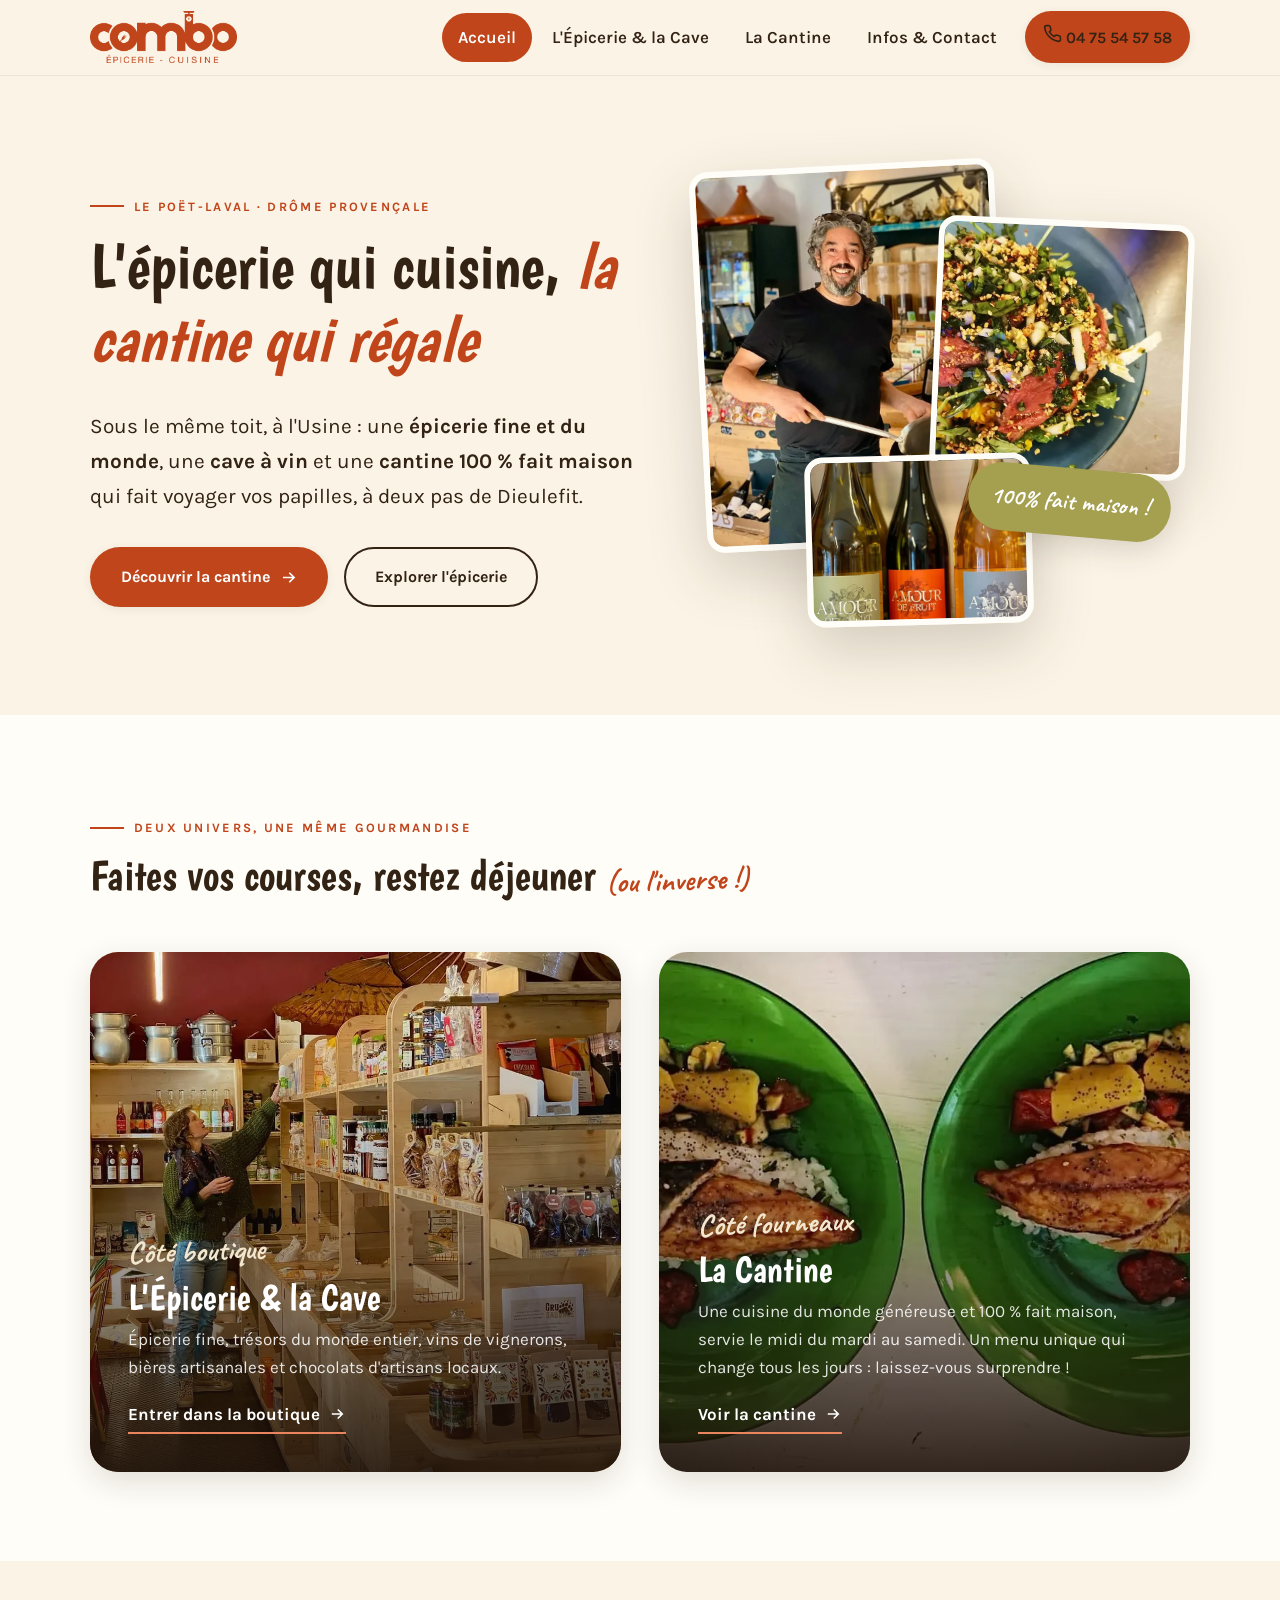
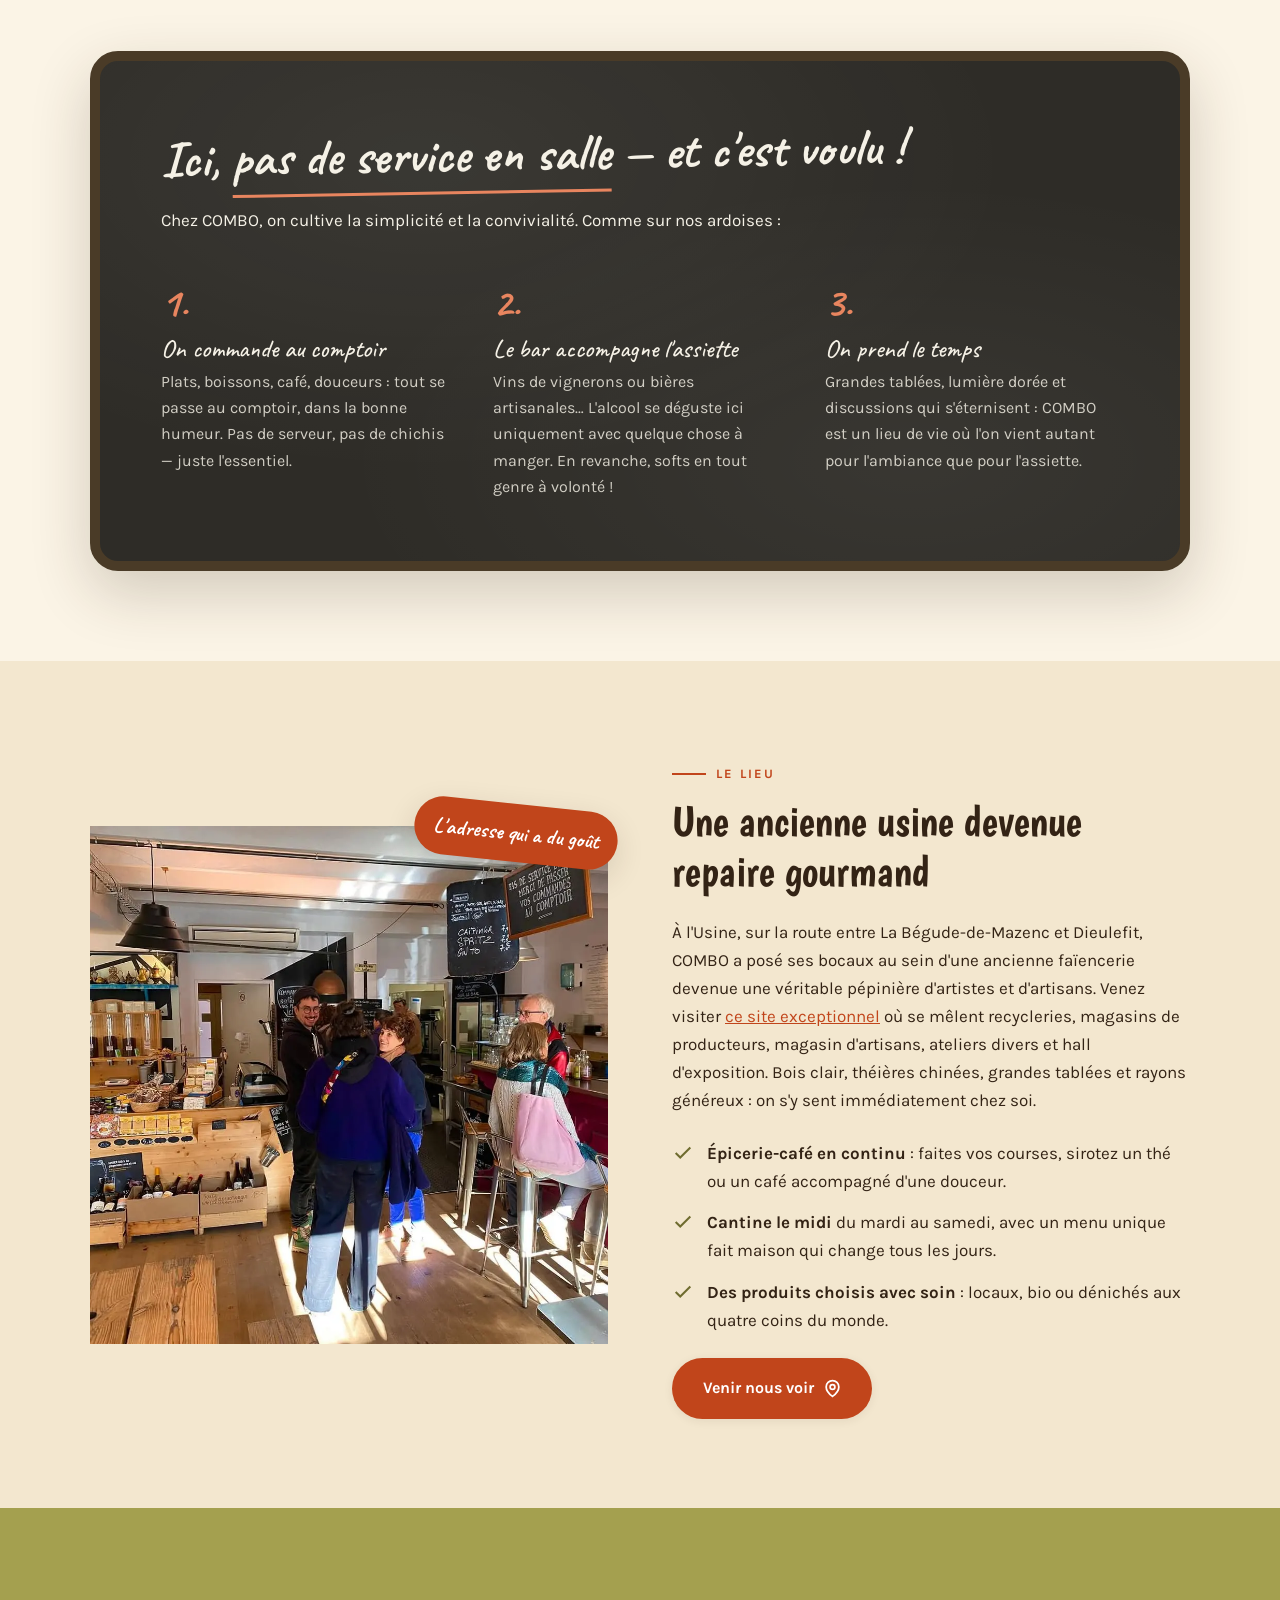
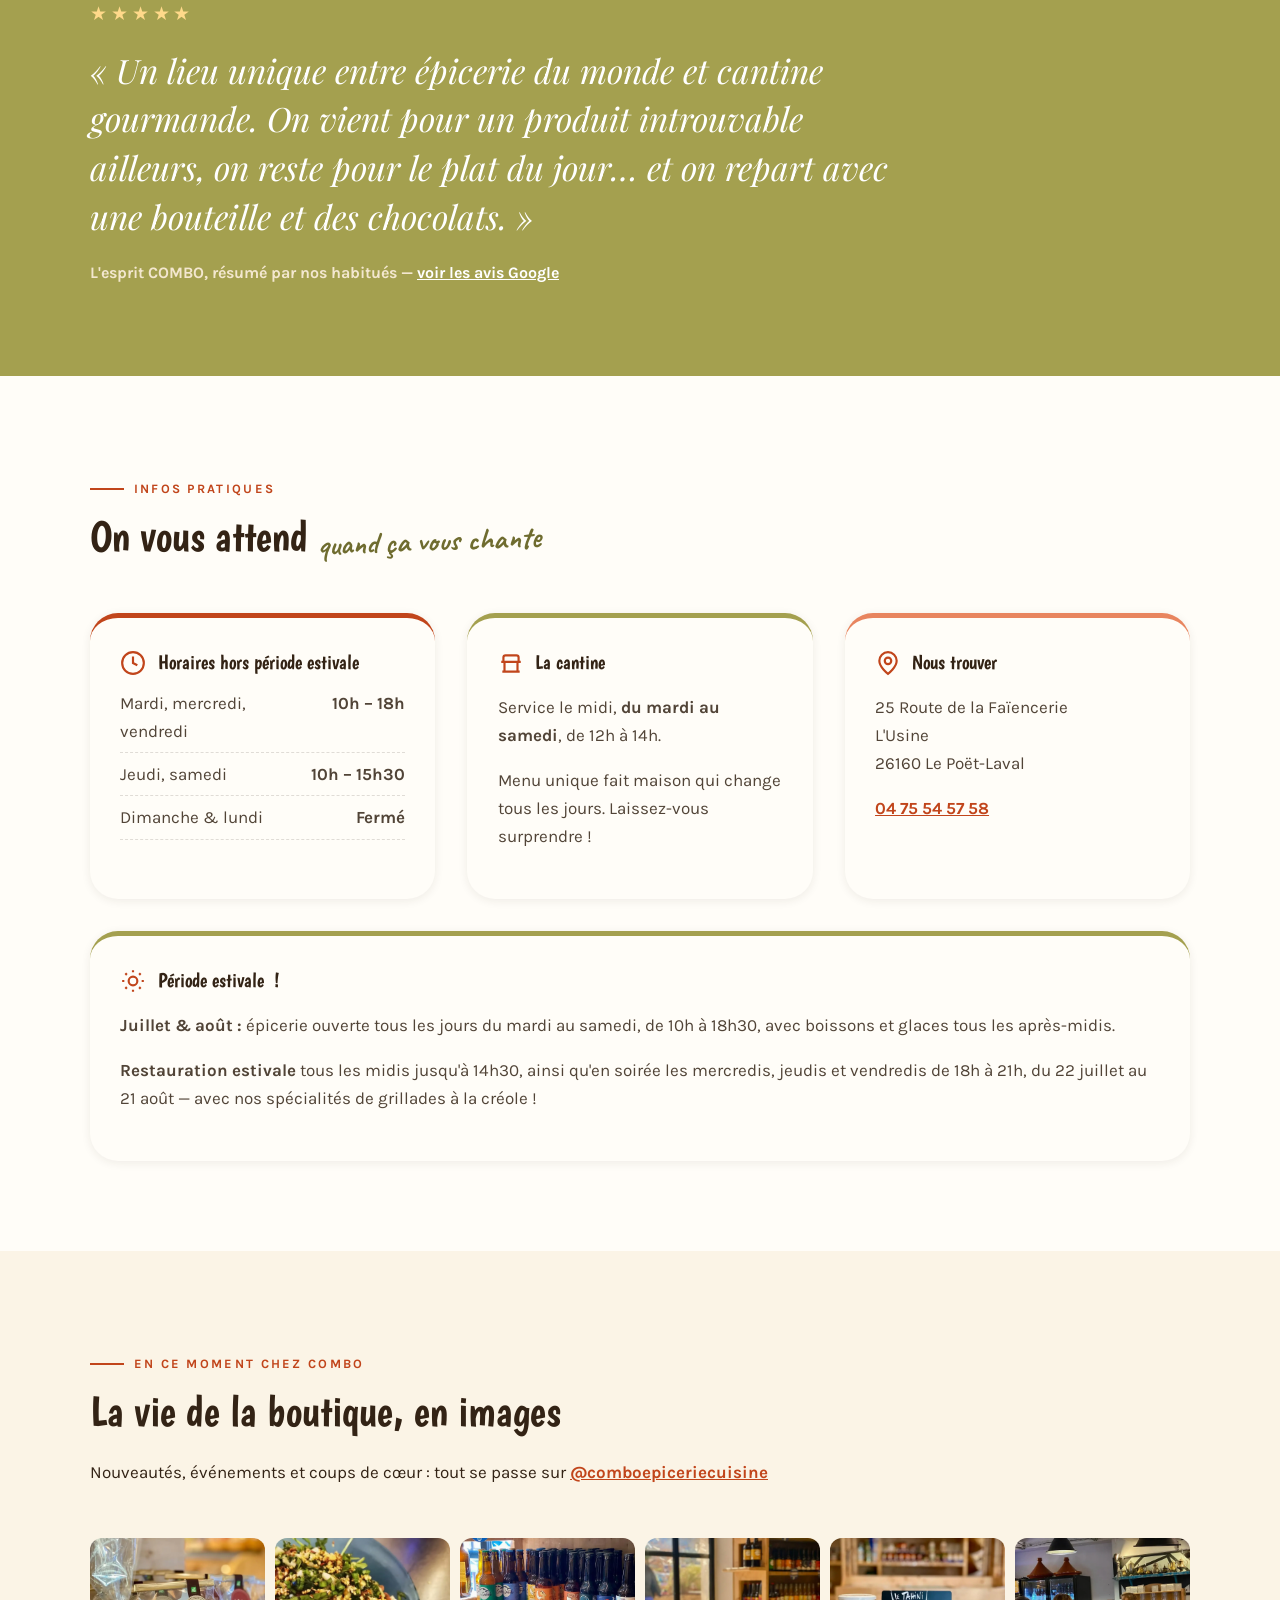
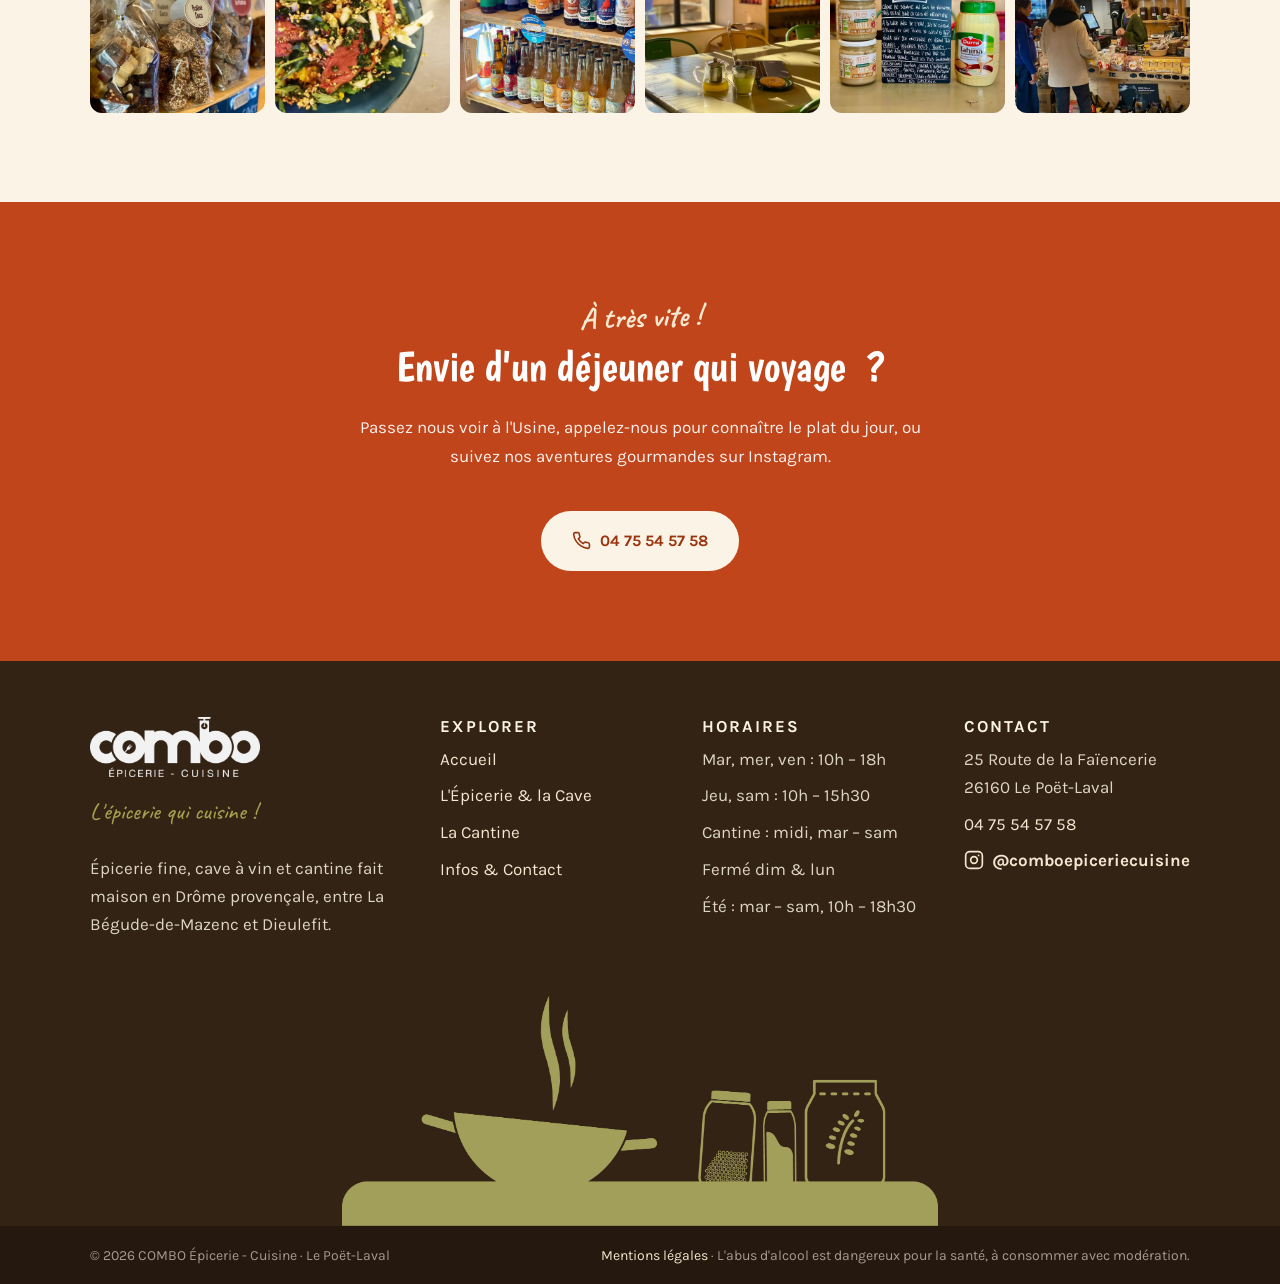
<file: index.html>
<!DOCTYPE html>
<html lang="fr">
<head>
  <meta charset="UTF-8">
  <meta name="viewport" content="width=device-width, initial-scale=1">
  <title>COMBO — Épicerie fine &amp; cantine du monde au Poët-Laval (Drôme)</title>
  <meta name="description" content="COMBO, c'est une épicerie fine et du monde, une cave à vin et une cantine fait maison réunies sous le même toit au Poët-Laval, près de Dieulefit en Drôme provençale. Cuisine du monde le midi, commande au comptoir, bonne ambiance garantie.">
  <link rel="canonical" href="https://comboepiceriecuisine.fr/">
  <meta property="og:type" content="website">
  <meta property="og:locale" content="fr_FR">
  <meta property="og:title" content="COMBO — Épicerie fine &amp; cantine du monde au Poët-Laval (Drôme)">
  <meta property="og:description" content="Épicerie fine, épicerie du monde, cave à vin et cantine fait maison sous le même toit, près de Dieulefit. Cuisine du monde le midi, commande au comptoir, bonne ambiance.">
  <meta property="og:url" content="https://comboepiceriecuisine.fr/">
  <meta property="og:image" content="https://comboepiceriecuisine.fr/assets/img/chef-combo-wok-cuisine-maison.jpg">
  <meta name="twitter:card" content="summary_large_image">
  <link rel="icon" type="image/png" href="assets/img/favicon.png">
  <link rel="preload" as="font" type="font/woff2" href="assets/fonts/karla-400-normal-latin.woff2" crossorigin>
  <link rel="preload" as="font" type="font/woff2" href="assets/fonts/boogaloo-400-normal-latin.woff2" crossorigin>
  <link rel="stylesheet" href="css/style.css">
  <script type="application/ld+json">
  {
    "@context": "https://schema.org",
    "@type": ["Restaurant", "GroceryStore"],
    "name": "COMBO Épicerie - Cuisine",
    "alternateName": "COMBO Épicerie Café Restaurant",
    "description": "Épicerie fine et du monde, cave à vin et cantine fait maison au Poët-Laval, près de Dieulefit, en Drôme provençale. Cuisine du monde servie le midi, commande au comptoir.",
    "url": "https://comboepiceriecuisine.fr/",
    "telephone": "+33475545758",
    "image": "https://comboepiceriecuisine.fr/assets/img/chef-combo-wok-cuisine-maison.jpg",
    "logo": "https://comboepiceriecuisine.fr/assets/img/logo-combo-epicerie-cuisine.png",
    "servesCuisine": ["Cuisine du monde", "Fait maison"],
    "priceRange": "€€",
    "address": {
      "@type": "PostalAddress",
      "streetAddress": "25 Route de la Faïencerie, L'Usine",
      "addressLocality": "Le Poët-Laval",
      "postalCode": "26160",
      "addressRegion": "Drôme",
      "addressCountry": "FR"
    },
    "openingHoursSpecification": [
      { "@type": "OpeningHoursSpecification", "dayOfWeek": ["Tuesday", "Wednesday", "Friday"], "opens": "10:00", "closes": "18:00" },
      { "@type": "OpeningHoursSpecification", "dayOfWeek": ["Thursday", "Saturday"], "opens": "10:00", "closes": "15:30" }
    ],
    "sameAs": ["https://www.instagram.com/comboepiceriecuisine/"]
  }
  </script>
</head>
<body>
  <a class="skip-link" href="#main">Aller au contenu principal</a>

  <header class="site-header">
    <div class="container">
      <nav class="nav" aria-label="Navigation principale">
        <a class="nav__logo" href="index.html" aria-label="COMBO Épicerie Cuisine — Accueil">
          <img src="assets/img/logo-combo-epicerie-cuisine.png" alt="Logo COMBO Épicerie Cuisine" width="190" height="62">
        </a>
        <button class="nav__burger" aria-expanded="false" aria-controls="menu" aria-label="Ouvrir le menu">
          <span></span><span></span><span></span>
        </button>
        <div class="nav__menu" id="menu">
          <ul class="nav__links">
            <li><a href="index.html" aria-current="page">Accueil</a></li>
            <li><a href="epicerie.html">L'Épicerie &amp; la Cave</a></li>
            <li><a href="cuisine.html">La Cantine</a></li>
            <li><a href="contact.html">Infos &amp; Contact</a></li>
            <li><a class="btn btn--primary nav__cta" href="tel:+33475545758">
              <svg viewBox="0 0 24 24" fill="none" stroke="currentColor" stroke-width="2" aria-hidden="true"><path d="M22 16.92v3a2 2 0 0 1-2.18 2 19.79 19.79 0 0 1-8.63-3.07 19.5 19.5 0 0 1-6-6 19.79 19.79 0 0 1-3.07-8.67A2 2 0 0 1 4.11 2h3a2 2 0 0 1 2 1.72c.127.96.361 1.903.7 2.81a2 2 0 0 1-.45 2.11L8.09 9.91a16 16 0 0 0 6 6l1.27-1.27a2 2 0 0 1 2.11-.45c.907.339 1.85.573 2.81.7A2 2 0 0 1 22 16.92z"/></svg>
              04 75 54 57 58</a></li>
          </ul>
        </div>
      </nav>
    </div>
  </header>

  <main id="main">

    <!-- ======================= HERO ======================= -->
    <section class="hero" aria-labelledby="hero-title">
      <div class="container hero__grid">
        <div class="reveal">
          <p class="eyebrow">Le Poët-Laval · Drôme provençale</p>
          <h1 id="hero-title">L'épicerie qui cuisine, <span class="accent">la cantine qui régale</span></h1>
          <p class="lead">Sous le même toit, à l'Usine : une <strong>épicerie fine et du monde</strong>, une <strong>cave à vin</strong> et une <strong>cantine 100&nbsp;% fait maison</strong> qui fait voyager vos papilles, à deux pas de Dieulefit.</p>
          <div class="hero__actions">
            <a class="btn btn--primary" href="cuisine.html">Découvrir la cantine
              <svg viewBox="0 0 24 24" fill="none" stroke="currentColor" stroke-width="2.2" aria-hidden="true"><path d="M5 12h14M13 6l6 6-6 6"/></svg>
            </a>
            <a class="btn btn--ghost" href="epicerie.html">Explorer l'épicerie</a>
          </div>
        </div>
        <div class="hero__collage reveal reveal-delay-1" aria-hidden="false">
          <figure class="collage--1"><picture><source type="image/webp" srcset="assets/img/chef-combo-wok-cuisine-maison.webp"><img src="assets/img/chef-combo-wok-cuisine-maison.jpg" alt="Le chef de COMBO souriant, wok en main, devant le comptoir de l'épicerie" loading="eager" fetchpriority="high"></picture></figure>
          <figure class="collage--2"><picture><source type="image/webp" srcset="assets/img/plat-fait-maison-cuisine-du-monde.webp"><img src="assets/img/plat-fait-maison-cuisine-du-monde.jpg" alt="Plat fait maison : bœuf mariné, herbes fraîches et riz safrané servi à la cantine COMBO" loading="lazy"></picture></figure>
          <figure class="collage--3"><picture><source type="image/webp" srcset="assets/img/cave-vin-naturel-drome.webp"><img src="assets/img/cave-vin-naturel-drome.jpg" alt="Bouteilles de vin naturel Amour de Fruit sur les étagères de la cave COMBO" loading="lazy"></picture></figure>
          <p class="hero__badge">100% fait maison&nbsp;!</p>
        </div>
      </div>
    </section>

    <!-- ======================= DEUX UNIVERS ======================= -->
    <section class="section section--paper" aria-labelledby="univers-title">
      <div class="container">
        <div class="section__head reveal">
          <p class="eyebrow">Deux univers, une même gourmandise</p>
          <h2 id="univers-title">Faites vos courses, restez déjeuner <span class="hand">(ou l'inverse&nbsp;!)</span></h2>
        </div>
        <div class="universes">
          <a class="universe reveal" href="epicerie.html">
            <picture><source type="image/webp" srcset="assets/img/rayons-epicerie-fine-poet-laval.webp"><img class="universe__bg" src="assets/img/rayons-epicerie-fine-poet-laval.jpg" alt="Rayons en bois clair de l'épicerie COMBO garnis de produits fins et de bocaux" loading="lazy"></picture>
            <div class="universe__body">
              <span class="hand">Côté boutique</span>
              <h3>L'Épicerie &amp; la Cave</h3>
              <p>Épicerie fine, trésors du monde entier, vins de vignerons, bières artisanales et chocolats d'artisans locaux.</p>
              <span class="universe__link">Entrer dans la boutique
                <svg viewBox="0 0 24 24" fill="none" stroke="currentColor" stroke-width="2.2" aria-hidden="true"><path d="M5 12h14M13 6l6 6-6 6"/></svg>
              </span>
            </div>
          </a>
          <a class="universe reveal reveal-delay-1" href="cuisine.html">
            <picture><source type="image/webp" srcset="assets/img/plat-poisson-teriyaki-cantine.webp"><img class="universe__bg" src="assets/img/plat-poisson-teriyaki-cantine.jpg" alt="Deux assiettes de poisson laqué, riz et salsa de mangue préparées à la cantine COMBO" loading="lazy"></picture>
            <div class="universe__body">
              <span class="hand">Côté fourneaux</span>
              <h3>La Cantine</h3>
              <p>Une cuisine du monde généreuse et 100&nbsp;% fait maison, servie le midi du mardi au samedi. Un menu unique qui change tous les jours&nbsp;: laissez-vous surprendre&nbsp;!</p>
              <span class="universe__link">Voir la cantine
                <svg viewBox="0 0 24 24" fill="none" stroke="currentColor" stroke-width="2.2" aria-hidden="true"><path d="M5 12h14M13 6l6 6-6 6"/></svg>
              </span>
            </div>
          </a>
        </div>
      </div>
    </section>

    <!-- ======================= CONCEPT / ARDOISE ======================= -->
    <section class="section" aria-labelledby="concept-title">
      <div class="container">
        <div class="chalkboard reveal">
          <h2 id="concept-title">Ici, <span class="underline">pas de service en salle</span> — et c'est voulu&nbsp;!</h2>
          <p>Chez COMBO, on cultive la simplicité et la convivialité. Comme sur nos ardoises&nbsp;:</p>
          <div class="chalk-rules">
            <div class="chalk-rule">
              <span class="num">1.</span>
              <h3>On commande au comptoir</h3>
              <p>Plats, boissons, café, douceurs : tout se passe au comptoir, dans la bonne humeur. Pas de serveur, pas de chichis — juste l'essentiel.</p>
            </div>
            <div class="chalk-rule">
              <span class="num">2.</span>
              <h3>Le bar accompagne l'assiette</h3>
              <p>Vins de vignerons ou bières artisanales… L'alcool se déguste ici uniquement avec quelque chose à manger. En revanche, softs en tout genre à volonté&nbsp;!</p>
            </div>
            <div class="chalk-rule">
              <span class="num">3.</span>
              <h3>On prend le temps</h3>
              <p>Grandes tablées, lumière dorée et discussions qui s'éternisent : COMBO est un lieu de vie où l'on vient autant pour l'ambiance que pour l'assiette.</p>
            </div>
          </div>
        </div>
      </div>
    </section>

    <!-- ======================= LE LIEU ======================= -->
    <section class="section section--sand" aria-labelledby="lieu-title">
      <div class="container split">
        <div class="split__media reveal">
          <picture><source type="image/webp" srcset="assets/img/bar-comptoir-convivial-combo.webp"><img src="assets/img/bar-comptoir-convivial-combo.jpg" alt="Clients attablés et discussions au comptoir du bar de COMBO, ambiance chaleureuse" loading="lazy"></picture>
          <span class="sticker">L'adresse qui a du goût</span>
        </div>
        <div class="reveal reveal-delay-1">
          <p class="eyebrow">Le lieu</p>
          <h2 id="lieu-title">Une ancienne usine devenue repaire gourmand</h2>
          <p>À l'Usine, sur la route entre La Bégude-de-Mazenc et Dieulefit, COMBO a posé ses bocaux au sein d'une ancienne faïencerie devenue une véritable pépinière d'artistes et d'artisans. Venez visiter <a href="https://www.lusinepoetlaval.fr/" rel="noopener" target="_blank">ce site exceptionnel</a> où se mêlent recycleries, magasins de producteurs, magasin d'artisans, ateliers divers et hall d'exposition. Bois clair, théières chinées, grandes tablées et rayons généreux&nbsp;: on s'y sent immédiatement chez soi.</p>
          <ul class="checklist">
            <li><svg viewBox="0 0 24 24" fill="none" stroke="currentColor" stroke-width="2.2" aria-hidden="true"><path d="M20 6 9 17l-5-5"/></svg><span><strong>Épicerie-café en continu</strong> : faites vos courses, sirotez un thé ou un café accompagné d'une douceur.</span></li>
            <li><svg viewBox="0 0 24 24" fill="none" stroke="currentColor" stroke-width="2.2" aria-hidden="true"><path d="M20 6 9 17l-5-5"/></svg><span><strong>Cantine le midi</strong> du mardi au samedi, avec un menu unique fait maison qui change tous les jours.</span></li>
            <li><svg viewBox="0 0 24 24" fill="none" stroke="currentColor" stroke-width="2.2" aria-hidden="true"><path d="M20 6 9 17l-5-5"/></svg><span><strong>Des produits choisis avec soin</strong> : locaux, bio ou dénichés aux quatre coins du monde.</span></li>
          </ul>
          <a class="btn btn--primary" href="contact.html">Venir nous voir
            <svg viewBox="0 0 24 24" fill="none" stroke="currentColor" stroke-width="2.2" aria-hidden="true"><path d="M20 10c0 6-8 12-8 12S4 16 4 10a8 8 0 1 1 16 0Z"/><circle cx="12" cy="10" r="3"/></svg>
          </a>
        </div>
      </div>
    </section>

    <!-- ======================= AVIS ======================= -->
    <section class="section quote-band" aria-label="Avis de clients">
      <div class="container reveal">
        <span class="stars" aria-label="5 étoiles sur 5">★★★★★</span>
        <blockquote>«&nbsp;Un lieu unique entre épicerie du monde et cantine gourmande. On vient pour un produit introuvable ailleurs, on reste pour le plat du jour… et on repart avec une bouteille et des chocolats.&nbsp;»</blockquote>
        <cite>L'esprit COMBO, résumé par nos habitués — <a href="https://share.google/jgypqonhB6zPnx7X9" rel="noopener" target="_blank" style="color:#fff; text-decoration:underline;">voir les avis Google</a></cite>
      </div>
    </section>

    <!-- ======================= INFOS PRATIQUES ======================= -->
    <section class="section section--paper" aria-labelledby="infos-title">
      <div class="container">
        <div class="section__head reveal">
          <p class="eyebrow">Infos pratiques</p>
          <h2 id="infos-title">On vous attend <span class="hand hand--olive">quand ça vous chante</span></h2>
        </div>
        <div class="info-grid">
          <div class="info-card reveal">
            <h3><svg viewBox="0 0 24 24" fill="none" stroke="currentColor" stroke-width="2" aria-hidden="true"><circle cx="12" cy="12" r="10"/><path d="M12 6v6l4 2"/></svg>Horaires hors période estivale</h3>
            <ul>
              <li><span>Mardi, mercredi, vendredi</span><span>10h – 18h</span></li>
              <li><span>Jeudi, samedi</span><span>10h – 15h30</span></li>
              <li><span>Dimanche &amp; lundi</span><span>Fermé</span></li>
            </ul>
          </div>
          <div class="info-card reveal reveal-delay-1">
            <h3><svg viewBox="0 0 24 24" fill="none" stroke="currentColor" stroke-width="2" aria-hidden="true"><path d="M3 11h18M5 11V7a2 2 0 0 1 2-2h10a2 2 0 0 1 2 2v4M6 11v9m12-9v9M4 20h16"/></svg>La cantine</h3>
            <p>Service le midi, <strong>du mardi au samedi</strong>, de 12h à 14h.</p>
            <p>Menu unique fait maison qui change tous les jours. Laissez-vous surprendre&nbsp;!</p>
          </div>
          <div class="info-card reveal reveal-delay-2">
            <h3><svg viewBox="0 0 24 24" fill="none" stroke="currentColor" stroke-width="2" aria-hidden="true"><path d="M20 10c0 6-8 12-8 12S4 16 4 10a8 8 0 1 1 16 0Z"/><circle cx="12" cy="10" r="3"/></svg>Nous trouver</h3>
            <p>25 Route de la Faïencerie<br>L'Usine<br>26160 Le Poët-Laval</p>
            <p><a href="tel:+33475545758">04 75 54 57 58</a></p>
          </div>
          <div class="info-card info-card--ete reveal">
            <h3><svg viewBox="0 0 24 24" fill="none" stroke="currentColor" stroke-width="2" aria-hidden="true"><circle cx="12" cy="12" r="4"/><path d="M12 2v2M12 20v2M4.93 4.93l1.41 1.41M17.66 17.66l1.41 1.41M2 12h2M20 12h2M4.93 19.07l1.41-1.41M17.66 6.34l1.41-1.41"/></svg>Période estivale&nbsp;!</h3>
            <p><strong>Juillet &amp; août :</strong> épicerie ouverte tous les jours du mardi au samedi, de 10h à 18h30, avec boissons et glaces tous les après-midis.</p>
            <p><strong>Restauration estivale</strong> tous les midis jusqu'à 14h30, ainsi qu'en soirée les mercredis, jeudis et vendredis de 18h à 21h, du 22 juillet au 21 août — avec nos spécialités de grillades à la créole&nbsp;!</p>
          </div>
        </div>
      </div>
    </section>

    <!-- ======================= INSTAGRAM ======================= -->
    <section class="section" aria-labelledby="insta-title">
      <div class="container">
        <div class="section__head reveal">
          <p class="eyebrow">En ce moment chez COMBO</p>
          <h2 id="insta-title">La vie de la boutique, en images</h2>
          <p>Nouveautés, événements et coups de cœur : tout se passe sur <a class="insta-link" href="https://www.instagram.com/comboepiceriecuisine/" rel="noopener" target="_blank">@comboepiceriecuisine</a></p>
        </div>
        <div class="insta-strip reveal">
          <a href="https://www.instagram.com/comboepiceriecuisine/" rel="noopener" target="_blank" aria-label="Voir cette photo sur Instagram"><picture><source type="image/webp" srcset="assets/img/chocolats-pralines-epicerie-fine.webp"><img src="assets/img/chocolats-pralines-epicerie-fine.jpg" alt="Sachets de pralinés coco et chocolats artisanaux en rayon" loading="lazy"></picture></a>
          <a href="https://www.instagram.com/comboepiceriecuisine/" rel="noopener" target="_blank" aria-label="Voir cette photo sur Instagram"><picture><source type="image/webp" srcset="assets/img/plat-fait-maison-cuisine-du-monde.webp"><img src="assets/img/plat-fait-maison-cuisine-du-monde.jpg" alt="Plat du jour généreux aux herbes fraîches et riz safrané" loading="lazy"></picture></a>
          <a href="https://www.instagram.com/comboepiceriecuisine/" rel="noopener" target="_blank" aria-label="Voir cette photo sur Instagram"><picture><source type="image/webp" srcset="assets/img/bieres-limonades-artisanales.webp"><img src="assets/img/bieres-limonades-artisanales.jpg" alt="Étagères de bières et limonades artisanales locales" loading="lazy"></picture></a>
          <a href="https://www.instagram.com/comboepiceriecuisine/" rel="noopener" target="_blank" aria-label="Voir cette photo sur Instagram"><picture><source type="image/webp" srcset="assets/img/cafe-pause-gourmande-combo.webp"><img src="assets/img/cafe-pause-gourmande-combo.jpg" alt="Théière et biscuit sur une table baignée de lumière dorée" loading="lazy"></picture></a>
          <a href="https://www.instagram.com/comboepiceriecuisine/" rel="noopener" target="_blank" aria-label="Voir cette photo sur Instagram"><picture><source type="image/webp" srcset="assets/img/tahini-epicerie-du-monde.webp"><img src="assets/img/tahini-epicerie-du-monde.jpg" alt="Pots de tahini et ardoise manuscrite expliquant son utilisation" loading="lazy"></picture></a>
          <a href="https://www.instagram.com/comboepiceriecuisine/" rel="noopener" target="_blank" aria-label="Voir cette photo sur Instagram"><picture><source type="image/webp" srcset="assets/img/epicerie-comptoir-ambiance-combo.webp"><img src="assets/img/epicerie-comptoir-ambiance-combo.jpg" alt="Clients au comptoir de l'épicerie, tajines et théières en décor" loading="lazy"></picture></a>
        </div>
      </div>
    </section>

    <!-- ======================= CTA FINAL ======================= -->
    <section class="section cta-final" aria-labelledby="cta-title">
      <div class="container reveal">
        <span class="hand">À très vite&nbsp;!</span>
        <h2 id="cta-title">Envie d'un déjeuner qui voyage&nbsp;?</h2>
        <p>Passez nous voir à l'Usine, appelez-nous pour connaître le plat du jour, ou suivez nos aventures gourmandes sur Instagram.</p>
        <a class="btn btn--light" href="tel:+33475545758">
          <svg viewBox="0 0 24 24" fill="none" stroke="currentColor" stroke-width="2" aria-hidden="true"><path d="M22 16.92v3a2 2 0 0 1-2.18 2 19.79 19.79 0 0 1-8.63-3.07 19.5 19.5 0 0 1-6-6 19.79 19.79 0 0 1-3.07-8.67A2 2 0 0 1 4.11 2h3a2 2 0 0 1 2 1.72c.127.96.361 1.903.7 2.81a2 2 0 0 1-.45 2.11L8.09 9.91a16 16 0 0 0 6 6l1.27-1.27a2 2 0 0 1 2.11-.45c.907.339 1.85.573 2.81.7A2 2 0 0 1 22 16.92z"/></svg>
          04 75 54 57 58
        </a>
      </div>
    </section>
  </main>

  <footer class="site-footer">
    <div class="container">
      <div class="footer-grid">
        <div class="footer-logo">
          <img src="assets/img/logo-combo-epicerie-cuisine.png" alt="COMBO Épicerie Cuisine" width="190" height="62">
          <p class="footer-baseline">L'épicerie qui cuisine&nbsp;!</p>
          <p>Épicerie fine, cave à vin et cantine fait maison en Drôme provençale, entre La Bégude-de-Mazenc et Dieulefit.</p>
        </div>
        <div>
          <h3>Explorer</h3>
          <ul>
            <li><a href="index.html">Accueil</a></li>
            <li><a href="epicerie.html">L'Épicerie &amp; la Cave</a></li>
            <li><a href="cuisine.html">La Cantine</a></li>
            <li><a href="contact.html">Infos &amp; Contact</a></li>
          </ul>
        </div>
        <div>
          <h3>Horaires</h3>
          <ul>
            <li>Mar, mer, ven : 10h – 18h</li>
            <li>Jeu, sam : 10h – 15h30</li>
            <li>Cantine : midi, mar – sam</li>
            <li>Fermé dim &amp; lun</li>
            <li>Été : mar – sam, 10h – 18h30</li>
          </ul>
        </div>
        <div>
          <h3>Contact</h3>
          <ul>
            <li>25 Route de la Faïencerie<br>26160 Le Poët-Laval</li>
            <li><a href="tel:+33475545758">04 75 54 57 58</a></li>
            <li><a class="insta-link" href="https://www.instagram.com/comboepiceriecuisine/" rel="noopener" target="_blank">
              <svg viewBox="0 0 24 24" fill="none" stroke="currentColor" stroke-width="2" aria-hidden="true"><rect x="2" y="2" width="20" height="20" rx="5"/><circle cx="12" cy="12" r="4"/><circle cx="17.5" cy="6.5" r="1" fill="currentColor" stroke="none"/></svg>
              @comboepiceriecuisine</a></li>
          </ul>
        </div>
      </div>
    </div>
    <div class="footer-illustration"><img src="assets/img/illustration-wok-epicerie.png" alt="" loading="lazy" width="1920" height="743"></div>
    <div class="footer-bottom">
      <div class="container">
        <p>© 2026 COMBO Épicerie - Cuisine · Le Poët-Laval</p>
        <p><a href="mentions-legales.html">Mentions légales</a> · L'abus d'alcool est dangereux pour la santé, à consommer avec modération.</p>
      </div>
    </div>
  </footer>

  <script src="js/main.js" defer></script>
</body>
</html>
</file>
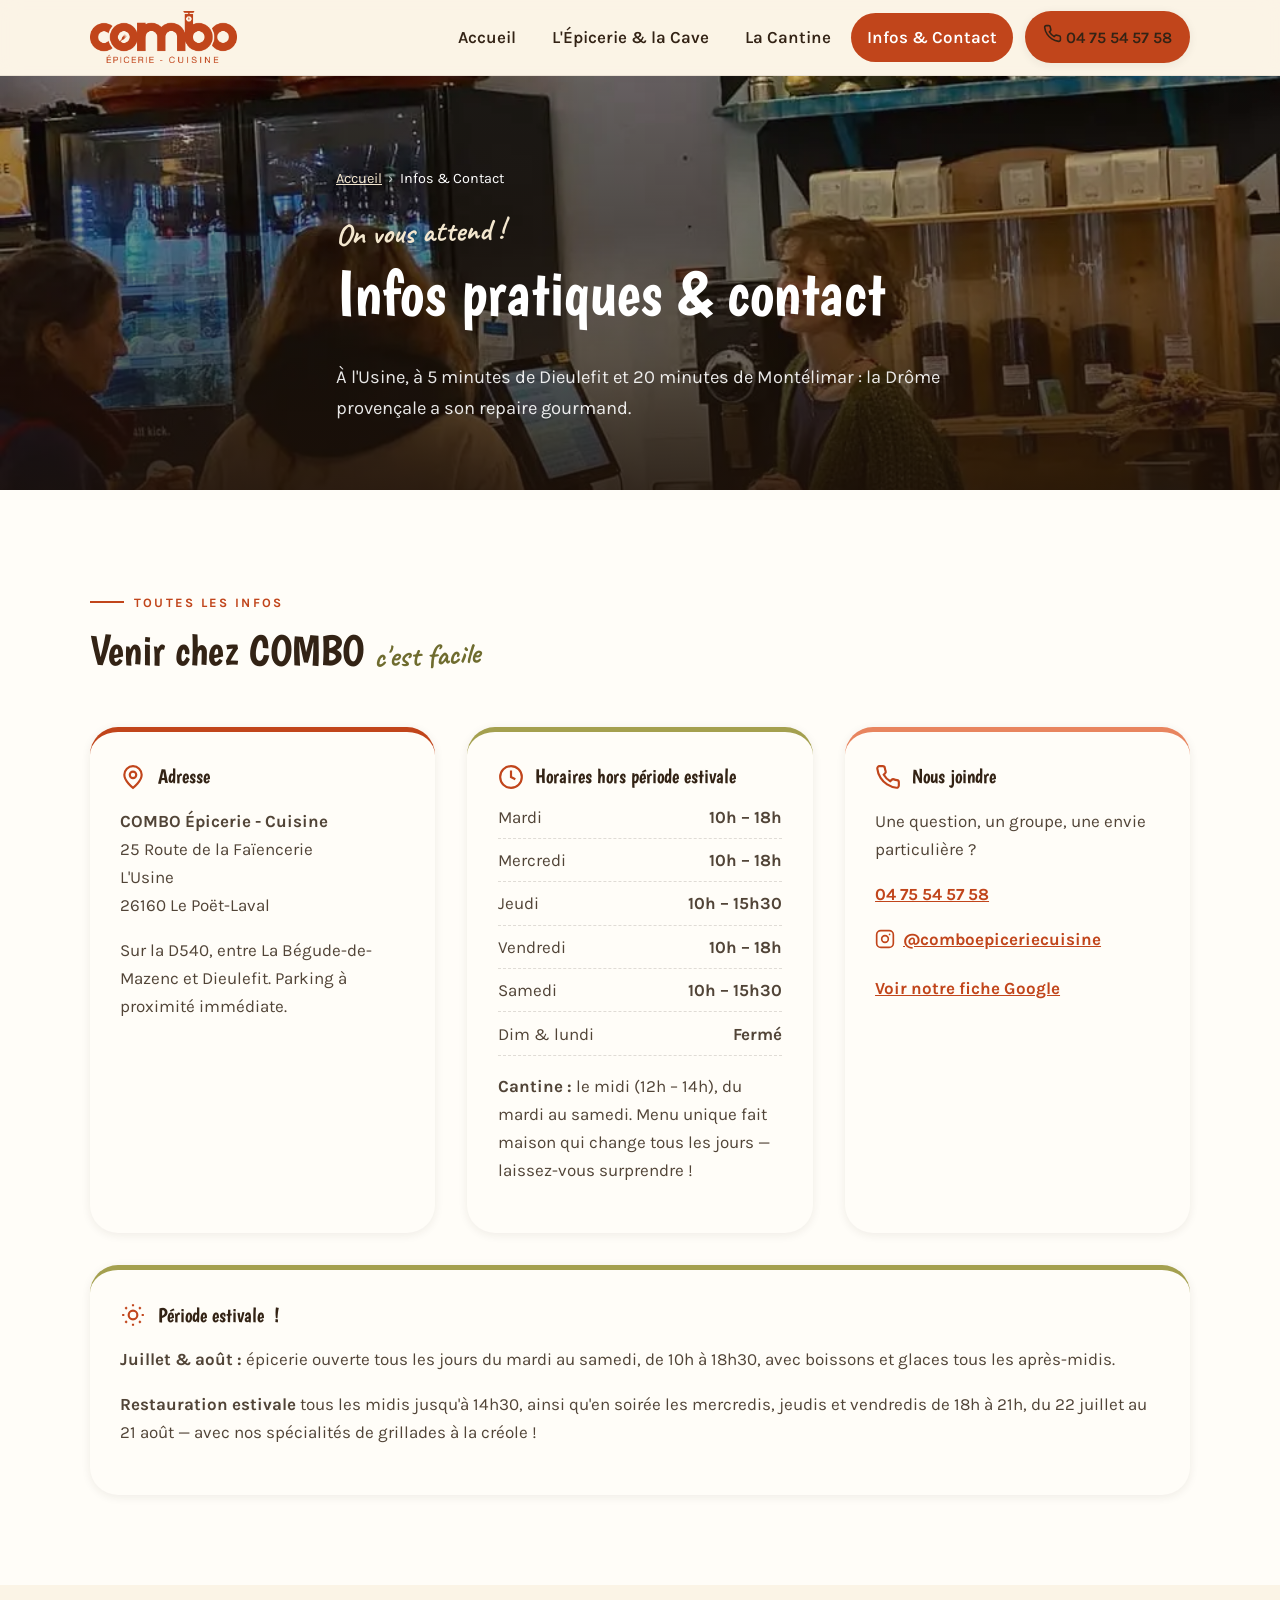
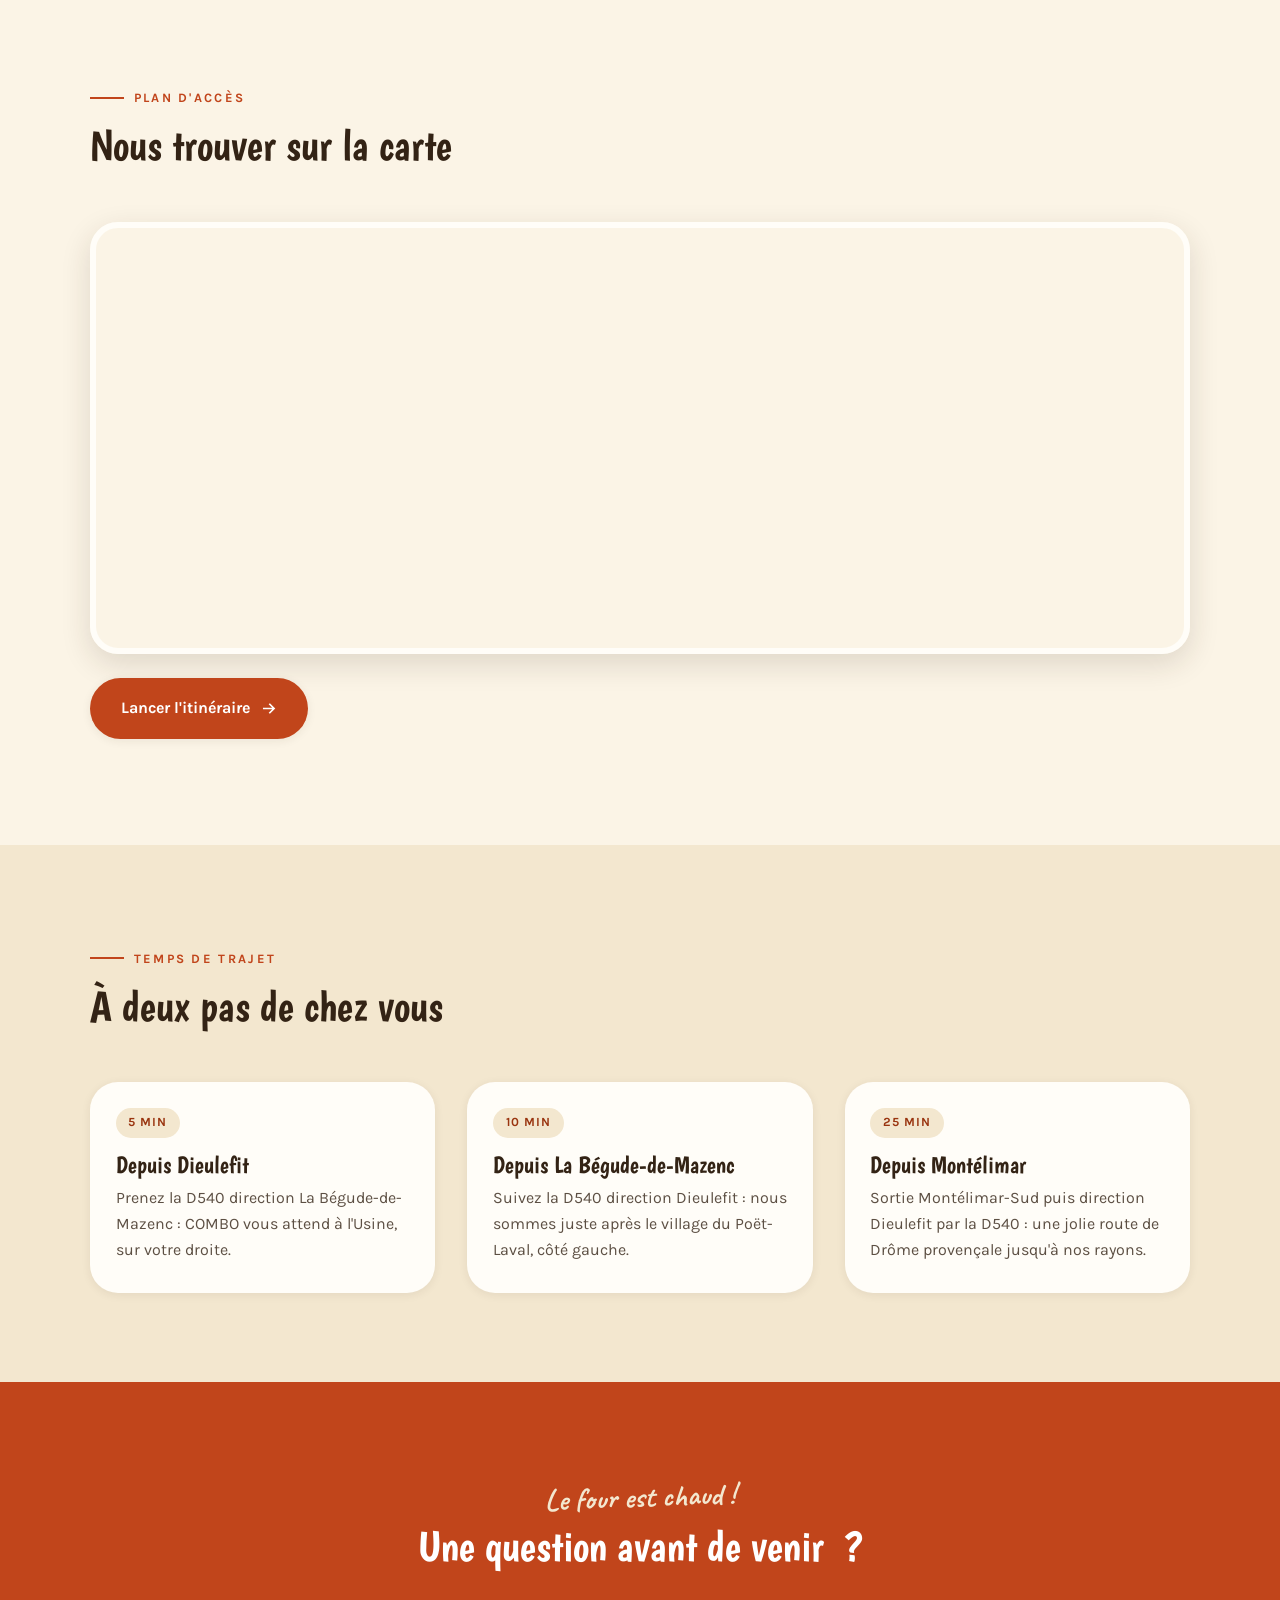
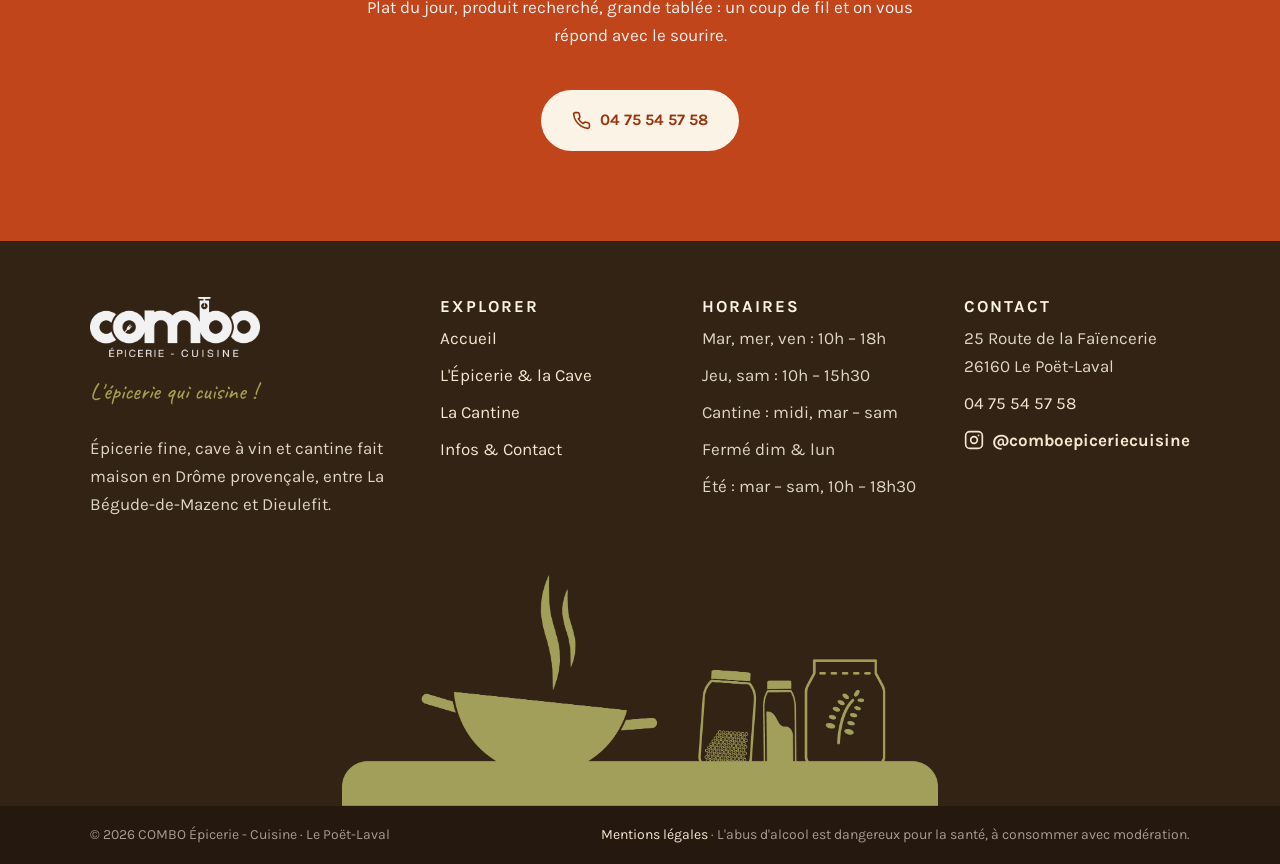
<file: contact.html>
<!DOCTYPE html>
<html lang="fr">
<head>
  <meta charset="UTF-8">
  <meta name="viewport" content="width=device-width, initial-scale=1">
  <title>Horaires, accès &amp; contact — COMBO Épicerie Cuisine, Le Poët-Laval près de Dieulefit</title>
  <meta name="description" content="Retrouvez COMBO au 25 Route de la Faïencerie, à l'Usine, 26160 Le Poët-Laval, à 5 minutes de Dieulefit. Horaires de l'épicerie-café et de la cantine, téléphone 04 75 54 57 58, plan d'accès et Instagram.">
  <link rel="canonical" href="https://comboepiceriecuisine.fr/contact.html">
  <meta property="og:type" content="website">
  <meta property="og:locale" content="fr_FR">
  <meta property="og:title" content="Horaires, accès &amp; contact — COMBO Épicerie Cuisine, Le Poët-Laval">
  <meta property="og:description" content="Adresse, horaires, téléphone et plan d'accès de COMBO, épicerie-cantine au Poët-Laval, près de Dieulefit.">
  <meta property="og:url" content="https://comboepiceriecuisine.fr/contact.html">
  <meta property="og:image" content="https://comboepiceriecuisine.fr/assets/img/epicerie-comptoir-ambiance-combo.jpg">
  <meta name="twitter:card" content="summary_large_image">
  <link rel="icon" type="image/png" href="assets/img/favicon.png">
  <link rel="preload" as="font" type="font/woff2" href="assets/fonts/karla-400-normal-latin.woff2" crossorigin>
  <link rel="preload" as="font" type="font/woff2" href="assets/fonts/boogaloo-400-normal-latin.woff2" crossorigin>
  <link rel="stylesheet" href="css/style.css">
  <script type="application/ld+json">
  {
    "@context": "https://schema.org",
    "@type": "ContactPage",
    "name": "Contact — COMBO Épicerie Cuisine",
    "url": "https://comboepiceriecuisine.fr/contact.html",
    "about": {
      "@type": "LocalBusiness",
      "name": "COMBO Épicerie - Cuisine",
      "telephone": "+33475545758",
      "address": {
        "@type": "PostalAddress",
        "streetAddress": "25 Route de la Faïencerie, L'Usine",
        "addressLocality": "Le Poët-Laval",
        "postalCode": "26160",
        "addressRegion": "Drôme",
        "addressCountry": "FR"
      }
    }
  }
  </script>
</head>
<body>
  <a class="skip-link" href="#main">Aller au contenu principal</a>

  <header class="site-header">
    <div class="container">
      <nav class="nav" aria-label="Navigation principale">
        <a class="nav__logo" href="index.html" aria-label="COMBO Épicerie Cuisine — Accueil">
          <img src="assets/img/logo-combo-epicerie-cuisine.png" alt="Logo COMBO Épicerie Cuisine" width="190" height="62">
        </a>
        <button class="nav__burger" aria-expanded="false" aria-controls="menu" aria-label="Ouvrir le menu">
          <span></span><span></span><span></span>
        </button>
        <div class="nav__menu" id="menu">
          <ul class="nav__links">
            <li><a href="index.html">Accueil</a></li>
            <li><a href="epicerie.html">L'Épicerie &amp; la Cave</a></li>
            <li><a href="cuisine.html">La Cantine</a></li>
            <li><a href="contact.html" aria-current="page">Infos &amp; Contact</a></li>
            <li><a class="btn btn--primary nav__cta" href="tel:+33475545758">
              <svg viewBox="0 0 24 24" fill="none" stroke="currentColor" stroke-width="2" aria-hidden="true"><path d="M22 16.92v3a2 2 0 0 1-2.18 2 19.79 19.79 0 0 1-8.63-3.07 19.5 19.5 0 0 1-6-6 19.79 19.79 0 0 1-3.07-8.67A2 2 0 0 1 4.11 2h3a2 2 0 0 1 2 1.72c.127.96.361 1.903.7 2.81a2 2 0 0 1-.45 2.11L8.09 9.91a16 16 0 0 0 6 6l1.27-1.27a2 2 0 0 1 2.11-.45c.907.339 1.85.573 2.81.7A2 2 0 0 1 22 16.92z"/></svg>
              04 75 54 57 58</a></li>
          </ul>
        </div>
      </nav>
    </div>
  </header>

  <main id="main">

    <!-- ======================= HERO PAGE ======================= -->
    <section class="page-hero">
      <picture><source type="image/webp" srcset="assets/img/epicerie-comptoir-ambiance-combo.webp"><img class="page-hero__bg page-hero__bg--faces" src="assets/img/epicerie-comptoir-ambiance-combo.jpg" alt="" loading="eager" fetchpriority="high"></picture>
      <div class="container">
        <nav class="breadcrumb" aria-label="Fil d'Ariane">
          <ol>
            <li><a href="index.html">Accueil</a></li>
            <li aria-current="page">Infos &amp; Contact</li>
          </ol>
        </nav>
        <span class="hand">On vous attend&nbsp;!</span>
        <h1>Infos pratiques &amp; contact</h1>
        <p>À l'Usine, à 5 minutes de Dieulefit et 20 minutes de Montélimar : la Drôme provençale a son repaire gourmand.</p>
      </div>
    </section>

    <!-- ======================= COORDONNÉES ======================= -->
    <section class="section section--paper" aria-labelledby="coord-title">
      <div class="container">
        <div class="section__head reveal">
          <p class="eyebrow">Toutes les infos</p>
          <h2 id="coord-title">Venir chez COMBO <span class="hand hand--olive">c'est facile</span></h2>
        </div>
        <div class="info-grid">
          <div class="info-card reveal">
            <h3><svg viewBox="0 0 24 24" fill="none" stroke="currentColor" stroke-width="2" aria-hidden="true"><path d="M20 10c0 6-8 12-8 12S4 16 4 10a8 8 0 1 1 16 0Z"/><circle cx="12" cy="10" r="3"/></svg>Adresse</h3>
            <p><strong>COMBO Épicerie - Cuisine</strong><br>
            25 Route de la Faïencerie<br>
            L'Usine<br>
            26160 Le Poët-Laval</p>
            <p>Sur la D540, entre La Bégude-de-Mazenc et Dieulefit. Parking à proximité immédiate.</p>
          </div>
          <div class="info-card reveal reveal-delay-1">
            <h3><svg viewBox="0 0 24 24" fill="none" stroke="currentColor" stroke-width="2" aria-hidden="true"><circle cx="12" cy="12" r="10"/><path d="M12 6v6l4 2"/></svg>Horaires hors période estivale</h3>
            <ul>
              <li><span>Mardi</span><span>10h – 18h</span></li>
              <li><span>Mercredi</span><span>10h – 18h</span></li>
              <li><span>Jeudi</span><span>10h – 15h30</span></li>
              <li><span>Vendredi</span><span>10h – 18h</span></li>
              <li><span>Samedi</span><span>10h – 15h30</span></li>
              <li><span>Dim &amp; lundi</span><span>Fermé</span></li>
            </ul>
            <p style="margin-top:1rem;"><strong>Cantine :</strong> le midi (12h – 14h), du mardi au samedi. Menu unique fait maison qui change tous les jours — laissez-vous surprendre&nbsp;!</p>
          </div>
          <div class="info-card reveal reveal-delay-2">
            <h3><svg viewBox="0 0 24 24" fill="none" stroke="currentColor" stroke-width="2" aria-hidden="true"><path d="M22 16.92v3a2 2 0 0 1-2.18 2 19.79 19.79 0 0 1-8.63-3.07 19.5 19.5 0 0 1-6-6 19.79 19.79 0 0 1-3.07-8.67A2 2 0 0 1 4.11 2h3a2 2 0 0 1 2 1.72c.127.96.361 1.903.7 2.81a2 2 0 0 1-.45 2.11L8.09 9.91a16 16 0 0 0 6 6l1.27-1.27a2 2 0 0 1 2.11-.45c.907.339 1.85.573 2.81.7A2 2 0 0 1 22 16.92z"/></svg>Nous joindre</h3>
            <p>Une question, un groupe, une envie particulière&nbsp;?</p>
            <p><a href="tel:+33475545758"><strong>04 75 54 57 58</strong></a></p>
            <p><a class="insta-link" href="https://www.instagram.com/comboepiceriecuisine/" rel="noopener" target="_blank">
              <svg viewBox="0 0 24 24" fill="none" stroke="currentColor" stroke-width="2" aria-hidden="true"><rect x="2" y="2" width="20" height="20" rx="5"/><circle cx="12" cy="12" r="4"/><circle cx="17.5" cy="6.5" r="1" fill="currentColor" stroke="none"/></svg>
              @comboepiceriecuisine</a></p>
            <p><a href="https://share.google/jgypqonhB6zPnx7X9" rel="noopener" target="_blank">Voir notre fiche Google</a></p>
          </div>
          <div class="info-card info-card--ete reveal">
            <h3><svg viewBox="0 0 24 24" fill="none" stroke="currentColor" stroke-width="2" aria-hidden="true"><circle cx="12" cy="12" r="4"/><path d="M12 2v2M12 20v2M4.93 4.93l1.41 1.41M17.66 17.66l1.41 1.41M2 12h2M20 12h2M4.93 19.07l1.41-1.41M17.66 6.34l1.41-1.41"/></svg>Période estivale&nbsp;!</h3>
            <p><strong>Juillet &amp; août :</strong> épicerie ouverte tous les jours du mardi au samedi, de 10h à 18h30, avec boissons et glaces tous les après-midis.</p>
            <p><strong>Restauration estivale</strong> tous les midis jusqu'à 14h30, ainsi qu'en soirée les mercredis, jeudis et vendredis de 18h à 21h, du 22 juillet au 21 août — avec nos spécialités de grillades à la créole&nbsp;!</p>
          </div>
        </div>
      </div>
    </section>

    <!-- ======================= CARTE ======================= -->
    <section class="section" aria-labelledby="map-title">
      <div class="container">
        <div class="section__head reveal">
          <p class="eyebrow">Plan d'accès</p>
          <h2 id="map-title">Nous trouver sur la carte</h2>
        </div>
        <div class="map-wrap reveal">
          <iframe
            src="https://www.google.com/maps?q=COMBO+%C3%89picerie+Cuisine,+25+Route+de+la+Fa%C3%AFencerie,+26160+Le+Po%C3%ABt-Laval&output=embed&hl=fr"
            title="Carte Google Maps : COMBO Épicerie Cuisine, 25 Route de la Faïencerie, Le Poët-Laval"
            loading="lazy"
            referrerpolicy="no-referrer-when-downgrade"
            allowfullscreen></iframe>
        </div>
        <p class="reveal" style="margin-top:1.5rem;">
          <a class="btn btn--primary" href="https://www.google.com/maps/dir/?api=1&destination=COMBO+%C3%89picerie+Cuisine+25+Route+de+la+Fa%C3%AFencerie+26160+Le+Po%C3%ABt-Laval" rel="noopener" target="_blank">
            Lancer l'itinéraire
            <svg viewBox="0 0 24 24" fill="none" stroke="currentColor" stroke-width="2.2" aria-hidden="true"><path d="M5 12h14M13 6l6 6-6 6"/></svg>
          </a>
        </p>
      </div>
    </section>

    <!-- ======================= DEPUIS… ======================= -->
    <section class="section section--sand" aria-labelledby="acces-title">
      <div class="container">
        <div class="section__head reveal">
          <p class="eyebrow">Temps de trajet</p>
          <h2 id="acces-title">À deux pas de chez vous</h2>
        </div>
        <div class="cards">
          <article class="card reveal"><div class="card__body">
            <span class="card__tag">5 min</span>
            <h3>Depuis Dieulefit</h3>
            <p>Prenez la D540 direction La Bégude-de-Mazenc : COMBO vous attend à l'Usine, sur votre droite.</p>
          </div></article>
          <article class="card reveal reveal-delay-1"><div class="card__body">
            <span class="card__tag">10 min</span>
            <h3>Depuis La Bégude-de-Mazenc</h3>
            <p>Suivez la D540 direction Dieulefit : nous sommes juste après le village du Poët-Laval, côté gauche.</p>
          </div></article>
          <article class="card reveal reveal-delay-2"><div class="card__body">
            <span class="card__tag">25 min</span>
            <h3>Depuis Montélimar</h3>
            <p>Sortie Montélimar-Sud puis direction Dieulefit par la D540 : une jolie route de Drôme provençale jusqu'à nos rayons.</p>
          </div></article>
        </div>
      </div>
    </section>

    <!-- ======================= CTA ======================= -->
    <section class="section cta-final" aria-labelledby="cta-title">
      <div class="container reveal">
        <span class="hand">Le four est chaud&nbsp;!</span>
        <h2 id="cta-title">Une question avant de venir&nbsp;?</h2>
        <p>Plat du jour, produit recherché, grande tablée : un coup de fil et on vous répond avec le sourire.</p>
        <a class="btn btn--light" href="tel:+33475545758">
          <svg viewBox="0 0 24 24" fill="none" stroke="currentColor" stroke-width="2" aria-hidden="true"><path d="M22 16.92v3a2 2 0 0 1-2.18 2 19.79 19.79 0 0 1-8.63-3.07 19.5 19.5 0 0 1-6-6 19.79 19.79 0 0 1-3.07-8.67A2 2 0 0 1 4.11 2h3a2 2 0 0 1 2 1.72c.127.96.361 1.903.7 2.81a2 2 0 0 1-.45 2.11L8.09 9.91a16 16 0 0 0 6 6l1.27-1.27a2 2 0 0 1 2.11-.45c.907.339 1.85.573 2.81.7A2 2 0 0 1 22 16.92z"/></svg>
          04 75 54 57 58
        </a>
      </div>
    </section>
  </main>

  <footer class="site-footer">
    <div class="container">
      <div class="footer-grid">
        <div class="footer-logo">
          <img src="assets/img/logo-combo-epicerie-cuisine.png" alt="COMBO Épicerie Cuisine" width="190" height="62">
          <p class="footer-baseline">L'épicerie qui cuisine&nbsp;!</p>
          <p>Épicerie fine, cave à vin et cantine fait maison en Drôme provençale, entre La Bégude-de-Mazenc et Dieulefit.</p>
        </div>
        <div>
          <h3>Explorer</h3>
          <ul>
            <li><a href="index.html">Accueil</a></li>
            <li><a href="epicerie.html">L'Épicerie &amp; la Cave</a></li>
            <li><a href="cuisine.html">La Cantine</a></li>
            <li><a href="contact.html">Infos &amp; Contact</a></li>
          </ul>
        </div>
        <div>
          <h3>Horaires</h3>
          <ul>
            <li>Mar, mer, ven : 10h – 18h</li>
            <li>Jeu, sam : 10h – 15h30</li>
            <li>Cantine : midi, mar – sam</li>
            <li>Fermé dim &amp; lun</li>
            <li>Été : mar – sam, 10h – 18h30</li>
          </ul>
        </div>
        <div>
          <h3>Contact</h3>
          <ul>
            <li>25 Route de la Faïencerie<br>26160 Le Poët-Laval</li>
            <li><a href="tel:+33475545758">04 75 54 57 58</a></li>
            <li><a class="insta-link" href="https://www.instagram.com/comboepiceriecuisine/" rel="noopener" target="_blank">
              <svg viewBox="0 0 24 24" fill="none" stroke="currentColor" stroke-width="2" aria-hidden="true"><rect x="2" y="2" width="20" height="20" rx="5"/><circle cx="12" cy="12" r="4"/><circle cx="17.5" cy="6.5" r="1" fill="currentColor" stroke="none"/></svg>
              @comboepiceriecuisine</a></li>
          </ul>
        </div>
      </div>
    </div>
    <div class="footer-illustration"><img src="assets/img/illustration-wok-epicerie.png" alt="" loading="lazy" width="1920" height="743"></div>
    <div class="footer-bottom">
      <div class="container">
        <p>© 2026 COMBO Épicerie - Cuisine · Le Poët-Laval</p>
        <p><a href="mentions-legales.html">Mentions légales</a> · L'abus d'alcool est dangereux pour la santé, à consommer avec modération.</p>
      </div>
    </div>
  </footer>

  <script src="js/main.js" defer></script>
</body>
</html>
</file>
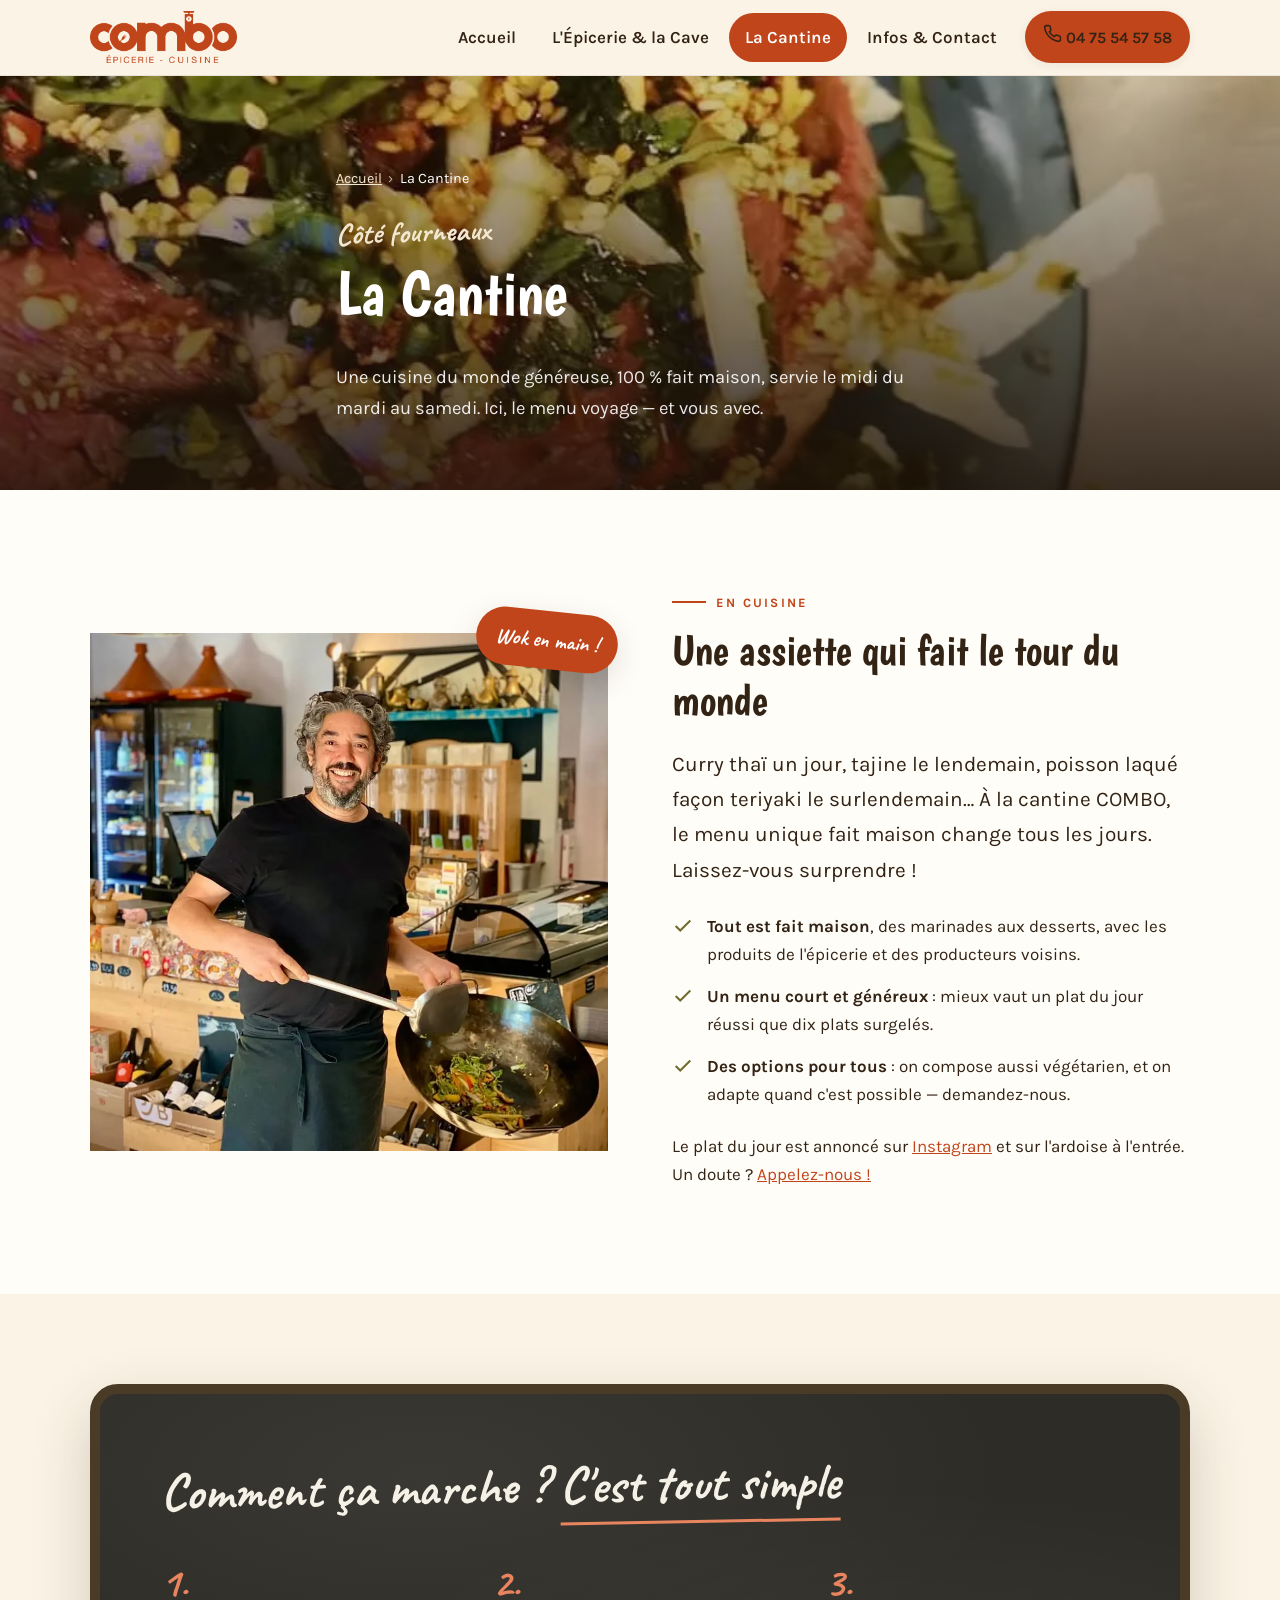
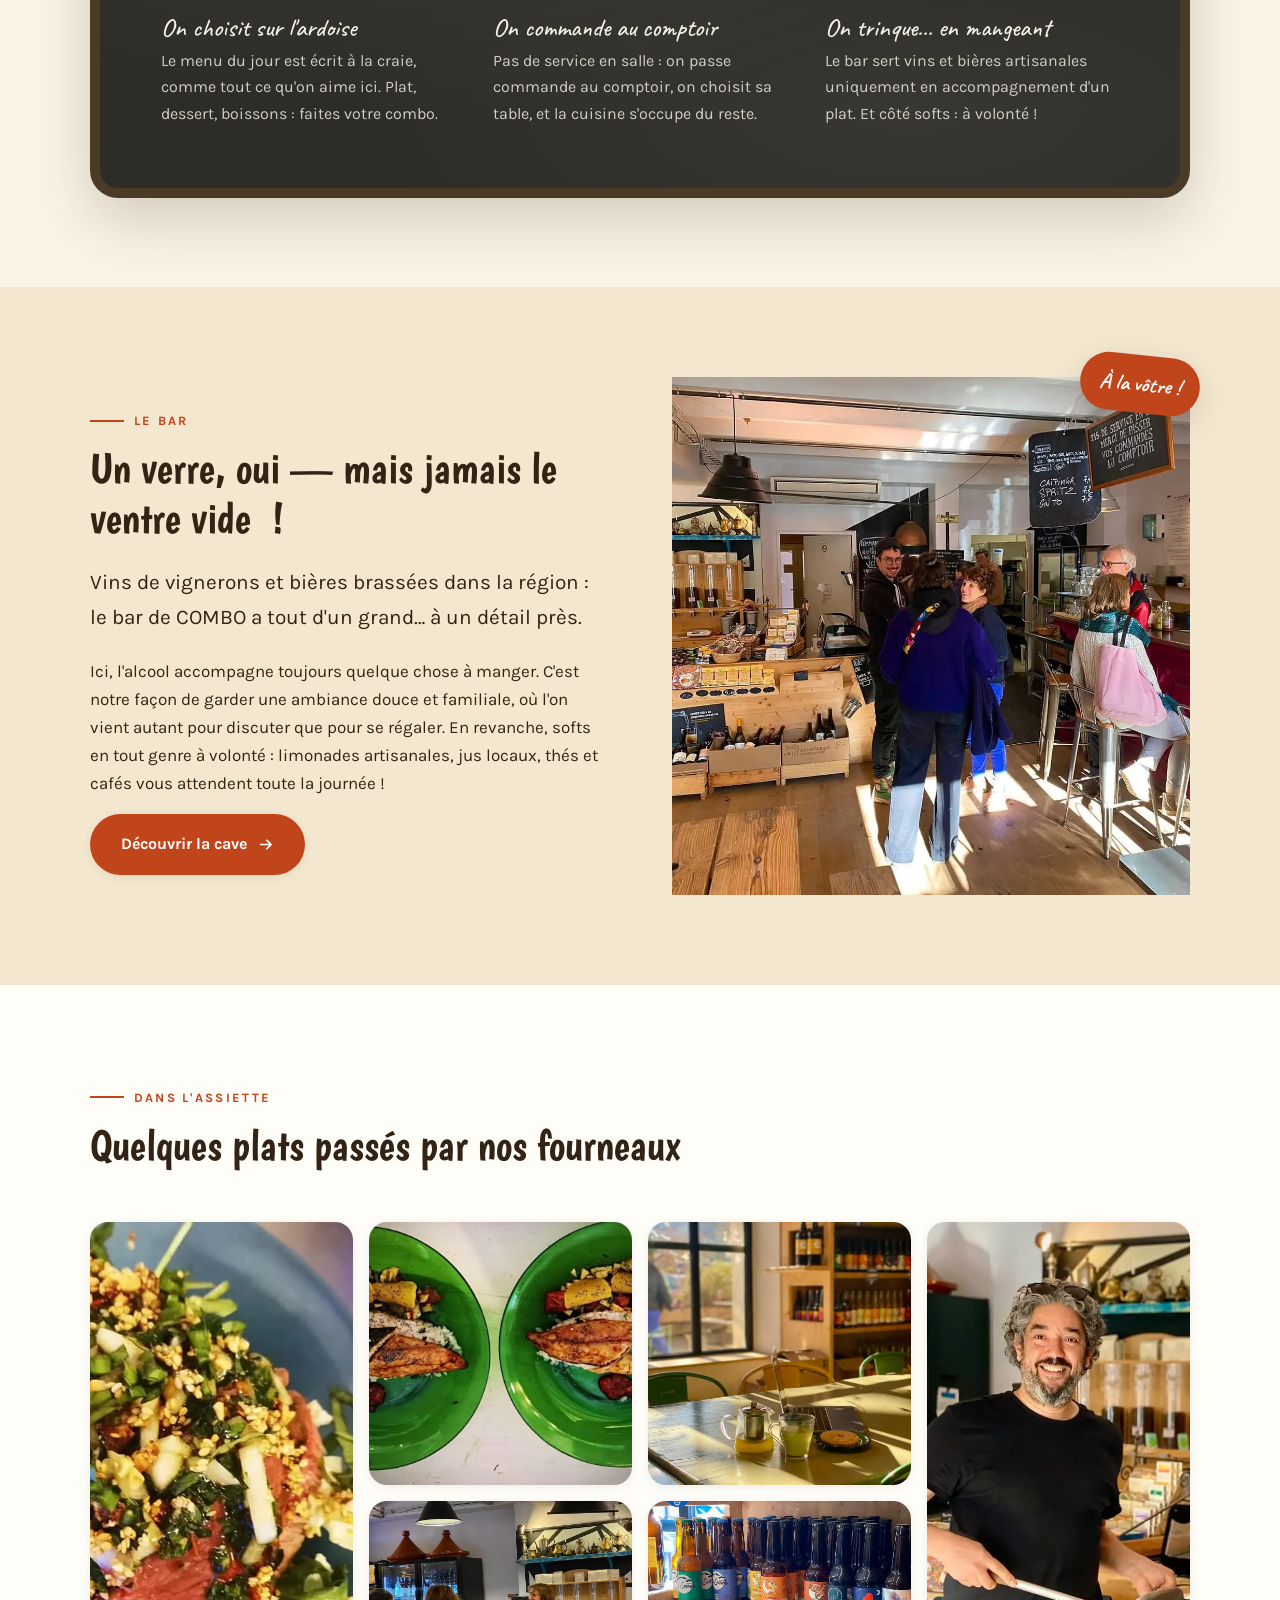
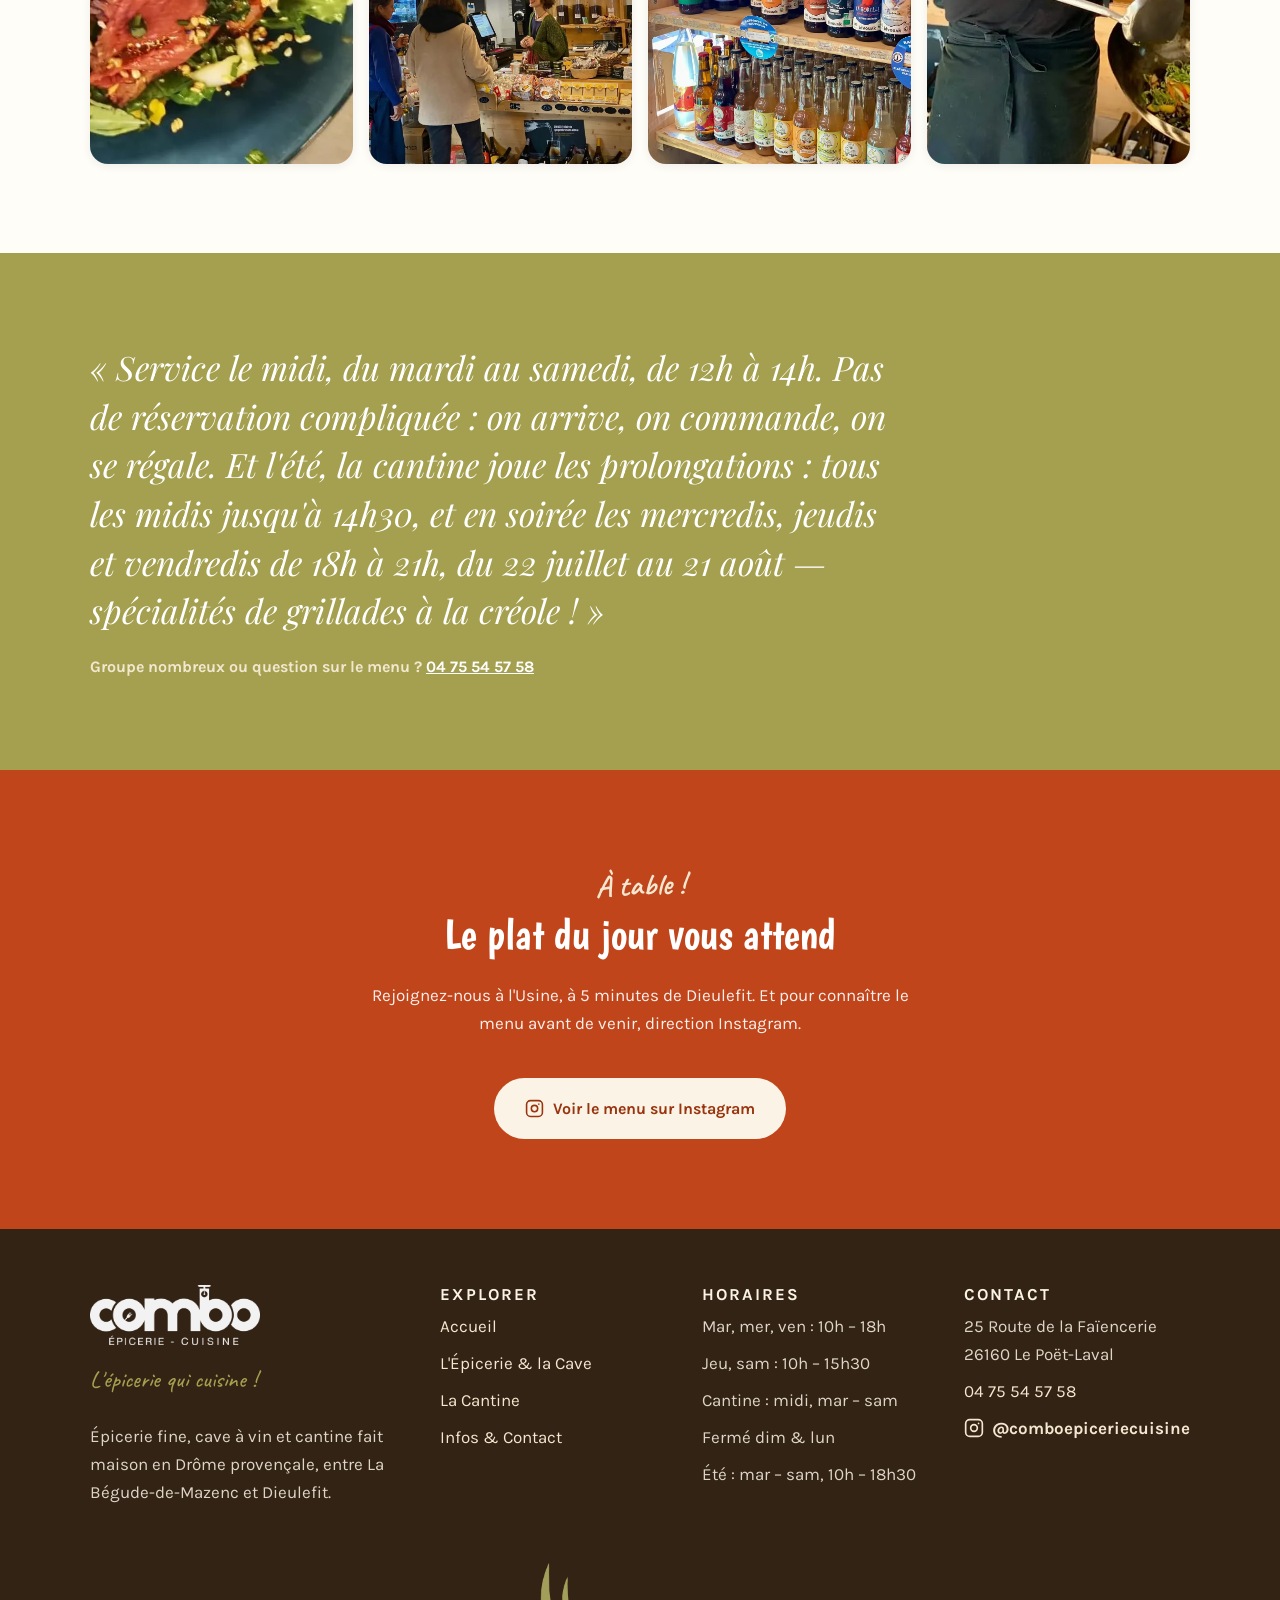
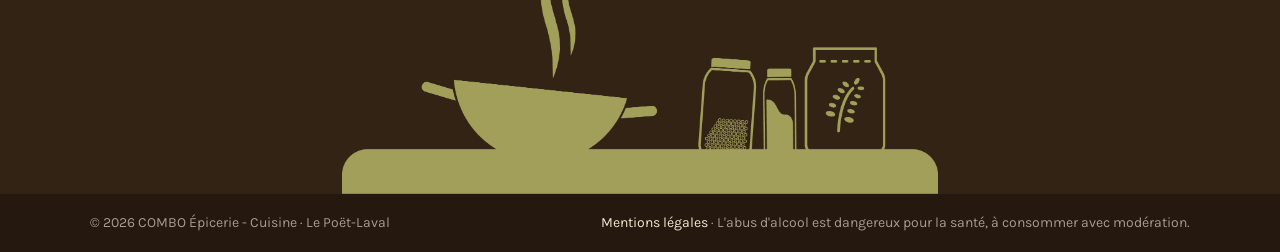
<file: cuisine.html>
<!DOCTYPE html>
<html lang="fr">
<head>
  <meta charset="UTF-8">
  <meta name="viewport" content="width=device-width, initial-scale=1">
  <title>La Cantine — restaurant fait maison, cuisine du monde au Poët-Laval | COMBO</title>
  <meta name="description" content="La cantine COMBO au Poët-Laval, près de Dieulefit : cuisine du monde 100 % fait maison servie le midi du mardi au samedi. Commande au comptoir, vins et bières servis avec l'assiette, softs à volonté. Ambiance conviviale en Drôme provençale.">
  <link rel="canonical" href="https://comboepiceriecuisine.fr/cuisine.html">
  <meta property="og:type" content="website">
  <meta property="og:locale" content="fr_FR">
  <meta property="og:title" content="La Cantine — restaurant fait maison, cuisine du monde au Poët-Laval | COMBO">
  <meta property="og:description" content="Cuisine du monde 100 % fait maison, le midi du mardi au samedi. Commande au comptoir, bar convivial, près de Dieulefit.">
  <meta property="og:url" content="https://comboepiceriecuisine.fr/cuisine.html">
  <meta property="og:image" content="https://comboepiceriecuisine.fr/assets/img/chef-combo-wok-cuisine-maison.jpg">
  <meta name="twitter:card" content="summary_large_image">
  <link rel="icon" type="image/png" href="assets/img/favicon.png">
  <link rel="preload" as="font" type="font/woff2" href="assets/fonts/karla-400-normal-latin.woff2" crossorigin>
  <link rel="preload" as="font" type="font/woff2" href="assets/fonts/boogaloo-400-normal-latin.woff2" crossorigin>
  <link rel="stylesheet" href="css/style.css">
  <script type="application/ld+json">
  {
    "@context": "https://schema.org",
    "@type": "Restaurant",
    "name": "COMBO — La Cantine",
    "description": "Cantine 100 % fait maison, cuisine du monde, service le midi du mardi au samedi au Poët-Laval, près de Dieulefit (Drôme). Commande au comptoir, bar convivial.",
    "url": "https://comboepiceriecuisine.fr/cuisine.html",
    "telephone": "+33475545758",
    "image": "https://comboepiceriecuisine.fr/assets/img/chef-combo-wok-cuisine-maison.jpg",
    "servesCuisine": ["Cuisine du monde", "Fait maison"],
    "priceRange": "€€",
    "address": {
      "@type": "PostalAddress",
      "streetAddress": "25 Route de la Faïencerie, L'Usine",
      "addressLocality": "Le Poët-Laval",
      "postalCode": "26160",
      "addressRegion": "Drôme",
      "addressCountry": "FR"
    },
    "openingHoursSpecification": [
      { "@type": "OpeningHoursSpecification", "dayOfWeek": ["Tuesday", "Wednesday", "Thursday", "Friday", "Saturday"], "opens": "12:00", "closes": "14:00" }
    ],
    "sameAs": ["https://www.instagram.com/comboepiceriecuisine/"]
  }
  </script>
</head>
<body>
  <a class="skip-link" href="#main">Aller au contenu principal</a>

  <header class="site-header">
    <div class="container">
      <nav class="nav" aria-label="Navigation principale">
        <a class="nav__logo" href="index.html" aria-label="COMBO Épicerie Cuisine — Accueil">
          <img src="assets/img/logo-combo-epicerie-cuisine.png" alt="Logo COMBO Épicerie Cuisine" width="190" height="62">
        </a>
        <button class="nav__burger" aria-expanded="false" aria-controls="menu" aria-label="Ouvrir le menu">
          <span></span><span></span><span></span>
        </button>
        <div class="nav__menu" id="menu">
          <ul class="nav__links">
            <li><a href="index.html">Accueil</a></li>
            <li><a href="epicerie.html">L'Épicerie &amp; la Cave</a></li>
            <li><a href="cuisine.html" aria-current="page">La Cantine</a></li>
            <li><a href="contact.html">Infos &amp; Contact</a></li>
            <li><a class="btn btn--primary nav__cta" href="tel:+33475545758">
              <svg viewBox="0 0 24 24" fill="none" stroke="currentColor" stroke-width="2" aria-hidden="true"><path d="M22 16.92v3a2 2 0 0 1-2.18 2 19.79 19.79 0 0 1-8.63-3.07 19.5 19.5 0 0 1-6-6 19.79 19.79 0 0 1-3.07-8.67A2 2 0 0 1 4.11 2h3a2 2 0 0 1 2 1.72c.127.96.361 1.903.7 2.81a2 2 0 0 1-.45 2.11L8.09 9.91a16 16 0 0 0 6 6l1.27-1.27a2 2 0 0 1 2.11-.45c.907.339 1.85.573 2.81.7A2 2 0 0 1 22 16.92z"/></svg>
              04 75 54 57 58</a></li>
          </ul>
        </div>
      </nav>
    </div>
  </header>

  <main id="main">

    <!-- ======================= HERO PAGE ======================= -->
    <section class="page-hero">
      <picture><source type="image/webp" srcset="assets/img/plat-fait-maison-cuisine-du-monde.webp"><img class="page-hero__bg" src="assets/img/plat-fait-maison-cuisine-du-monde.jpg" alt="" loading="eager" fetchpriority="high"></picture>
      <div class="container">
        <nav class="breadcrumb" aria-label="Fil d'Ariane">
          <ol>
            <li><a href="index.html">Accueil</a></li>
            <li aria-current="page">La Cantine</li>
          </ol>
        </nav>
        <span class="hand">Côté fourneaux</span>
        <h1>La Cantine</h1>
        <p>Une cuisine du monde généreuse, 100&nbsp;% fait maison, servie le midi du mardi au samedi. Ici, le menu voyage — et vous avec.</p>
      </div>
    </section>

    <!-- ======================= LE CHEF ======================= -->
    <section class="section section--paper" aria-labelledby="chef-title">
      <div class="container split">
        <div class="split__media reveal">
          <picture><source type="image/webp" srcset="assets/img/chef-combo-wok-cuisine-maison.webp"><img src="assets/img/chef-combo-wok-cuisine-maison.jpg" alt="Le chef de COMBO, tout sourire, faisant sauter des légumes au wok devant le comptoir" loading="lazy"></picture>
          <span class="sticker">Wok en main&nbsp;!</span>
        </div>
        <div class="reveal reveal-delay-1">
          <p class="eyebrow">En cuisine</p>
          <h2 id="chef-title">Une assiette qui fait le tour du monde</h2>
          <p class="lead">Curry thaï un jour, tajine le lendemain, poisson laqué façon teriyaki le surlendemain… À la cantine COMBO, le menu unique fait maison change tous les jours. Laissez-vous surprendre&nbsp;!</p>
          <ul class="checklist">
            <li><svg viewBox="0 0 24 24" fill="none" stroke="currentColor" stroke-width="2.2" aria-hidden="true"><path d="M20 6 9 17l-5-5"/></svg><span><strong>Tout est fait maison</strong>, des marinades aux desserts, avec les produits de l'épicerie et des producteurs voisins.</span></li>
            <li><svg viewBox="0 0 24 24" fill="none" stroke="currentColor" stroke-width="2.2" aria-hidden="true"><path d="M20 6 9 17l-5-5"/></svg><span><strong>Un menu court et généreux</strong> : mieux vaut un plat du jour réussi que dix plats surgelés.</span></li>
            <li><svg viewBox="0 0 24 24" fill="none" stroke="currentColor" stroke-width="2.2" aria-hidden="true"><path d="M20 6 9 17l-5-5"/></svg><span><strong>Des options pour tous</strong> : on compose aussi végétarien, et on adapte quand c'est possible — demandez-nous.</span></li>
          </ul>
          <p>Le plat du jour est annoncé sur <a href="https://www.instagram.com/comboepiceriecuisine/" rel="noopener" target="_blank">Instagram</a> et sur l'ardoise à l'entrée. Un doute&nbsp;? <a href="tel:+33475545758">Appelez-nous&nbsp;!</a></p>
        </div>
      </div>
    </section>

    <!-- ======================= CONCEPT ARDOISE ======================= -->
    <section class="section" aria-labelledby="comment-title">
      <div class="container">
        <div class="chalkboard reveal">
          <h2 id="comment-title">Comment ça marche&nbsp;? <span class="underline">C'est tout simple</span></h2>
          <div class="chalk-rules">
            <div class="chalk-rule">
              <span class="num">1.</span>
              <h3>On choisit sur l'ardoise</h3>
              <p>Le menu du jour est écrit à la craie, comme tout ce qu'on aime ici. Plat, dessert, boissons : faites votre combo.</p>
            </div>
            <div class="chalk-rule">
              <span class="num">2.</span>
              <h3>On commande au comptoir</h3>
              <p>Pas de service en salle : on passe commande au comptoir, on choisit sa table, et la cuisine s'occupe du reste.</p>
            </div>
            <div class="chalk-rule">
              <span class="num">3.</span>
              <h3>On trinque… en mangeant</h3>
              <p>Le bar sert vins et bières artisanales uniquement en accompagnement d'un plat. Et côté softs&nbsp;: à volonté&nbsp;!</p>
            </div>
          </div>
        </div>
      </div>
    </section>

    <!-- ======================= LE BAR ======================= -->
    <section class="section section--sand" aria-labelledby="bar-title">
      <div class="container split split--reverse">
        <div class="split__media reveal">
          <picture><source type="image/webp" srcset="assets/img/bar-comptoir-convivial-combo.webp"><img src="assets/img/bar-comptoir-convivial-combo.jpg" alt="Le bar de COMBO et son ardoise de boissons, ambiance conviviale" loading="lazy"></picture>
          <span class="sticker">À la vôtre&nbsp;!</span>
        </div>
        <div class="reveal reveal-delay-1">
          <p class="eyebrow">Le bar</p>
          <h2 id="bar-title">Un verre, oui — mais jamais le ventre vide&nbsp;!</h2>
          <p class="lead">Vins de vignerons et bières brassées dans la région : le bar de COMBO a tout d'un grand… à un détail près.</p>
          <p>Ici, l'alcool accompagne toujours quelque chose à manger. C'est notre façon de garder une ambiance douce et familiale, où l'on vient autant pour discuter que pour se régaler. En revanche, softs en tout genre à volonté&nbsp;: limonades artisanales, jus locaux, thés et cafés vous attendent toute la journée&nbsp;!</p>
          <a class="btn btn--primary" href="epicerie.html">Découvrir la cave
            <svg viewBox="0 0 24 24" fill="none" stroke="currentColor" stroke-width="2.2" aria-hidden="true"><path d="M5 12h14M13 6l6 6-6 6"/></svg>
          </a>
        </div>
      </div>
    </section>

    <!-- ======================= GALERIE PLATS ======================= -->
    <section class="section section--paper" aria-labelledby="plats-title">
      <div class="container">
        <div class="section__head reveal">
          <p class="eyebrow">Dans l'assiette</p>
          <h2 id="plats-title">Quelques plats passés par nos fourneaux</h2>
        </div>
        <div class="mosaic reveal">
          <figure class="tall"><picture><source type="image/webp" srcset="assets/img/plat-fait-maison-cuisine-du-monde.webp"><img src="assets/img/plat-fait-maison-cuisine-du-monde.jpg" alt="Bœuf mariné aux herbes fraîches, graines de sarrasin torréfiées et riz safrané" loading="lazy"></picture><figcaption>Bœuf mariné, herbes &amp; riz safrané</figcaption></figure>
          <figure><picture><source type="image/webp" srcset="assets/img/plat-poisson-teriyaki-cantine.webp"><img src="assets/img/plat-poisson-teriyaki-cantine.jpg" alt="Maquereau laqué teriyaki, riz et salsa de mangue dans des assiettes vertes" loading="lazy"></picture><figcaption>Maquereau laqué, salsa mangue</figcaption></figure>
          <figure><picture><source type="image/webp" srcset="assets/img/cafe-pause-gourmande-combo.webp"><img src="assets/img/cafe-pause-gourmande-combo.jpg" alt="Pause gourmande : théière, thé vert et biscuit dans la lumière de l'après-midi" loading="lazy"></picture><figcaption>La pause de l'après-midi</figcaption></figure>
          <figure class="tall"><picture><source type="image/webp" srcset="assets/img/chef-combo-wok-cuisine-maison.webp"><img src="assets/img/chef-combo-wok-cuisine-maison.jpg" alt="Le chef faisant sauter les légumes au wok" loading="lazy"></picture><figcaption>Le wok en action</figcaption></figure>
          <figure><picture><source type="image/webp" srcset="assets/img/epicerie-comptoir-ambiance-combo.webp"><img src="assets/img/epicerie-comptoir-ambiance-combo.jpg" alt="Le comptoir où l'on passe commande, décoré de tajines et théières" loading="lazy"></picture><figcaption>Le comptoir des commandes</figcaption></figure>
          <figure><picture><source type="image/webp" srcset="assets/img/bieres-limonades-artisanales.webp"><img src="assets/img/bieres-limonades-artisanales.jpg" alt="Bières et limonades artisanales pour accompagner le déjeuner" loading="lazy"></picture><figcaption>De quoi trinquer</figcaption></figure>
        </div>
      </div>
    </section>

    <!-- ======================= INFOS SERVICE ======================= -->
    <section class="section quote-band" aria-label="Horaires du service">
      <div class="container reveal">
        <blockquote>«&nbsp;Service le midi, du mardi au samedi, de 12h à 14h. Pas de réservation compliquée : on arrive, on commande, on se régale. Et l'été, la cantine joue les prolongations : tous les midis jusqu'à 14h30, et en soirée les mercredis, jeudis et vendredis de 18h à 21h, du 22 juillet au 21 août — spécialités de grillades à la créole&nbsp;!&nbsp;»</blockquote>
        <cite>Groupe nombreux ou question sur le menu ? <a href="tel:+33475545758" style="color:#fff; text-decoration:underline;">04 75 54 57 58</a></cite>
      </div>
    </section>

    <!-- ======================= CTA ======================= -->
    <section class="section cta-final" aria-labelledby="cta-title">
      <div class="container reveal">
        <span class="hand">À table&nbsp;!</span>
        <h2 id="cta-title">Le plat du jour vous attend</h2>
        <p>Rejoignez-nous à l'Usine, à 5 minutes de Dieulefit. Et pour connaître le menu avant de venir, direction Instagram.</p>
        <a class="btn btn--light" href="https://www.instagram.com/comboepiceriecuisine/" rel="noopener" target="_blank">
          <svg viewBox="0 0 24 24" fill="none" stroke="currentColor" stroke-width="2" aria-hidden="true"><rect x="2" y="2" width="20" height="20" rx="5"/><circle cx="12" cy="12" r="4"/><circle cx="17.5" cy="6.5" r="1" fill="currentColor" stroke="none"/></svg>
          Voir le menu sur Instagram
        </a>
      </div>
    </section>
  </main>

  <footer class="site-footer">
    <div class="container">
      <div class="footer-grid">
        <div class="footer-logo">
          <img src="assets/img/logo-combo-epicerie-cuisine.png" alt="COMBO Épicerie Cuisine" width="190" height="62">
          <p class="footer-baseline">L'épicerie qui cuisine&nbsp;!</p>
          <p>Épicerie fine, cave à vin et cantine fait maison en Drôme provençale, entre La Bégude-de-Mazenc et Dieulefit.</p>
        </div>
        <div>
          <h3>Explorer</h3>
          <ul>
            <li><a href="index.html">Accueil</a></li>
            <li><a href="epicerie.html">L'Épicerie &amp; la Cave</a></li>
            <li><a href="cuisine.html">La Cantine</a></li>
            <li><a href="contact.html">Infos &amp; Contact</a></li>
          </ul>
        </div>
        <div>
          <h3>Horaires</h3>
          <ul>
            <li>Mar, mer, ven : 10h – 18h</li>
            <li>Jeu, sam : 10h – 15h30</li>
            <li>Cantine : midi, mar – sam</li>
            <li>Fermé dim &amp; lun</li>
            <li>Été : mar – sam, 10h – 18h30</li>
          </ul>
        </div>
        <div>
          <h3>Contact</h3>
          <ul>
            <li>25 Route de la Faïencerie<br>26160 Le Poët-Laval</li>
            <li><a href="tel:+33475545758">04 75 54 57 58</a></li>
            <li><a class="insta-link" href="https://www.instagram.com/comboepiceriecuisine/" rel="noopener" target="_blank">
              <svg viewBox="0 0 24 24" fill="none" stroke="currentColor" stroke-width="2" aria-hidden="true"><rect x="2" y="2" width="20" height="20" rx="5"/><circle cx="12" cy="12" r="4"/><circle cx="17.5" cy="6.5" r="1" fill="currentColor" stroke="none"/></svg>
              @comboepiceriecuisine</a></li>
          </ul>
        </div>
      </div>
    </div>
    <div class="footer-illustration"><img src="assets/img/illustration-wok-epicerie.png" alt="" loading="lazy" width="1920" height="743"></div>
    <div class="footer-bottom">
      <div class="container">
        <p>© 2026 COMBO Épicerie - Cuisine · Le Poët-Laval</p>
        <p><a href="mentions-legales.html">Mentions légales</a> · L'abus d'alcool est dangereux pour la santé, à consommer avec modération.</p>
      </div>
    </div>
  </footer>

  <script src="js/main.js" defer></script>
</body>
</html>
</file>
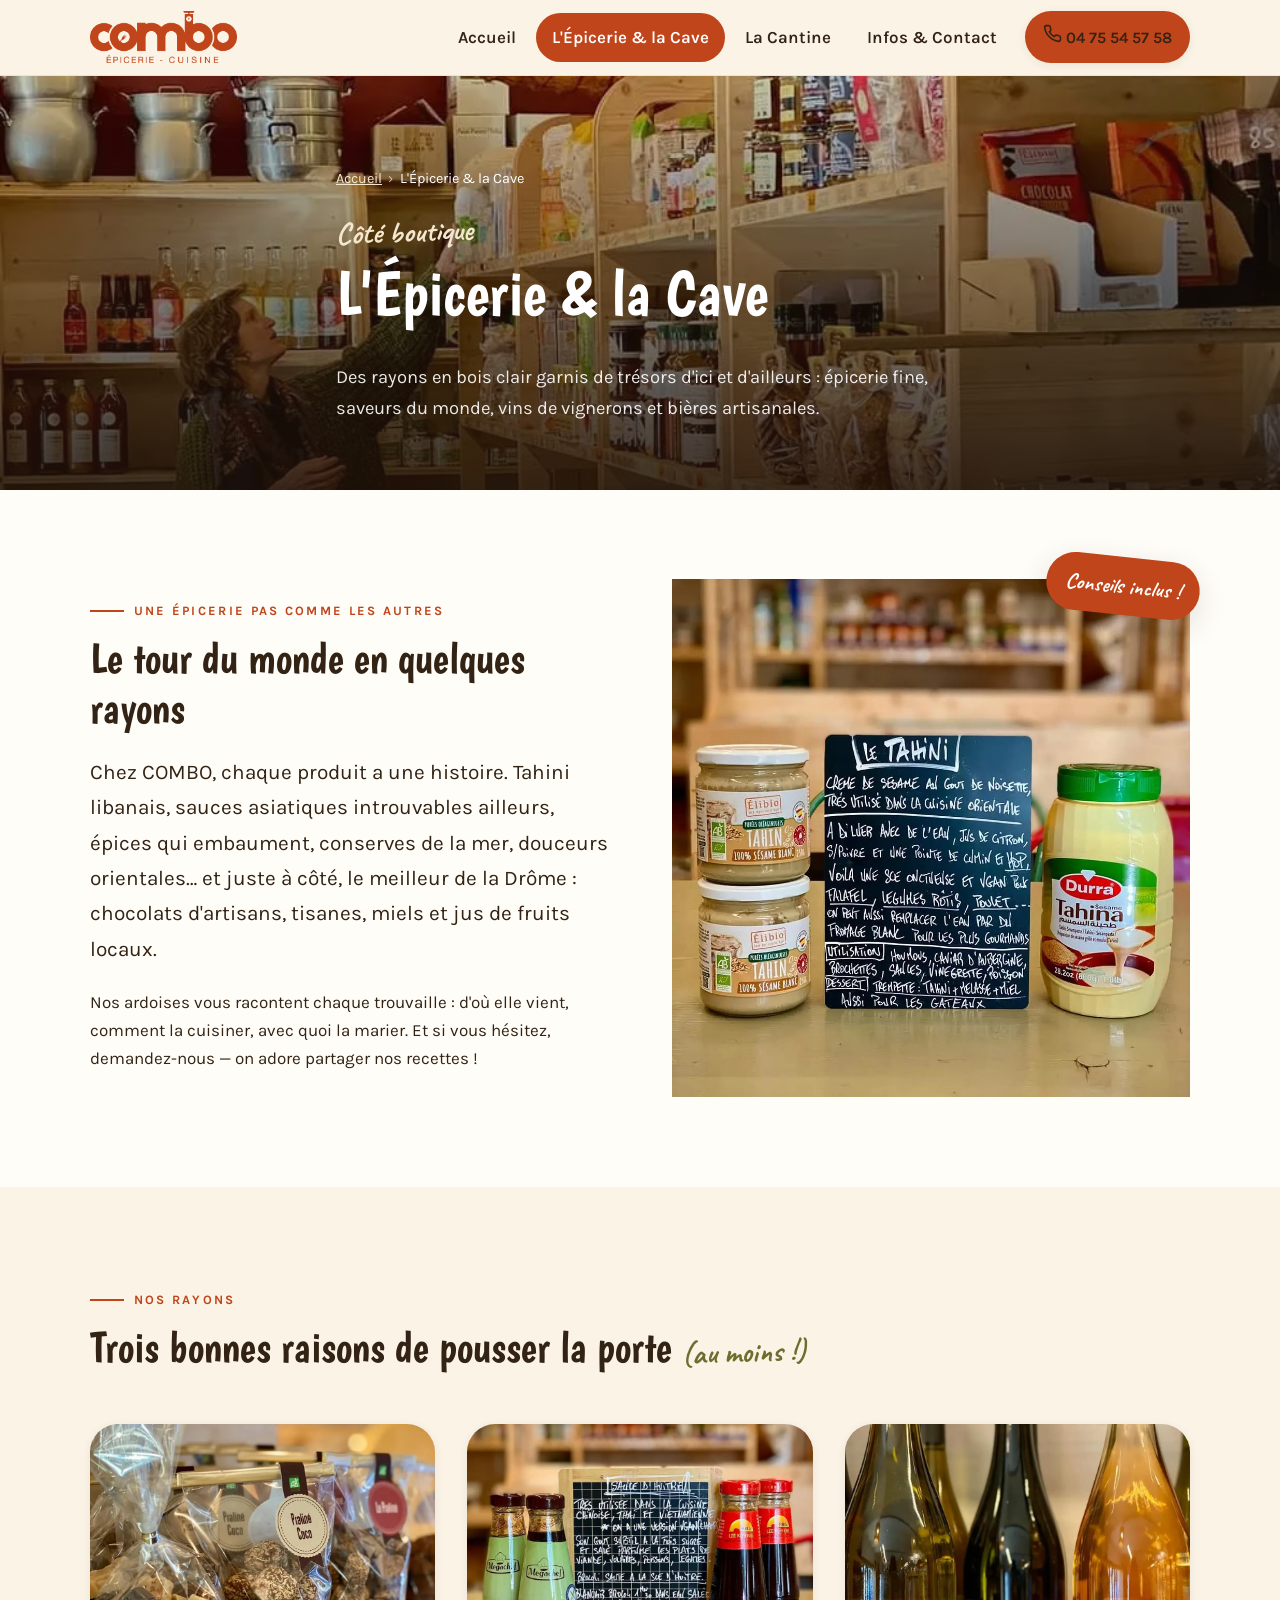
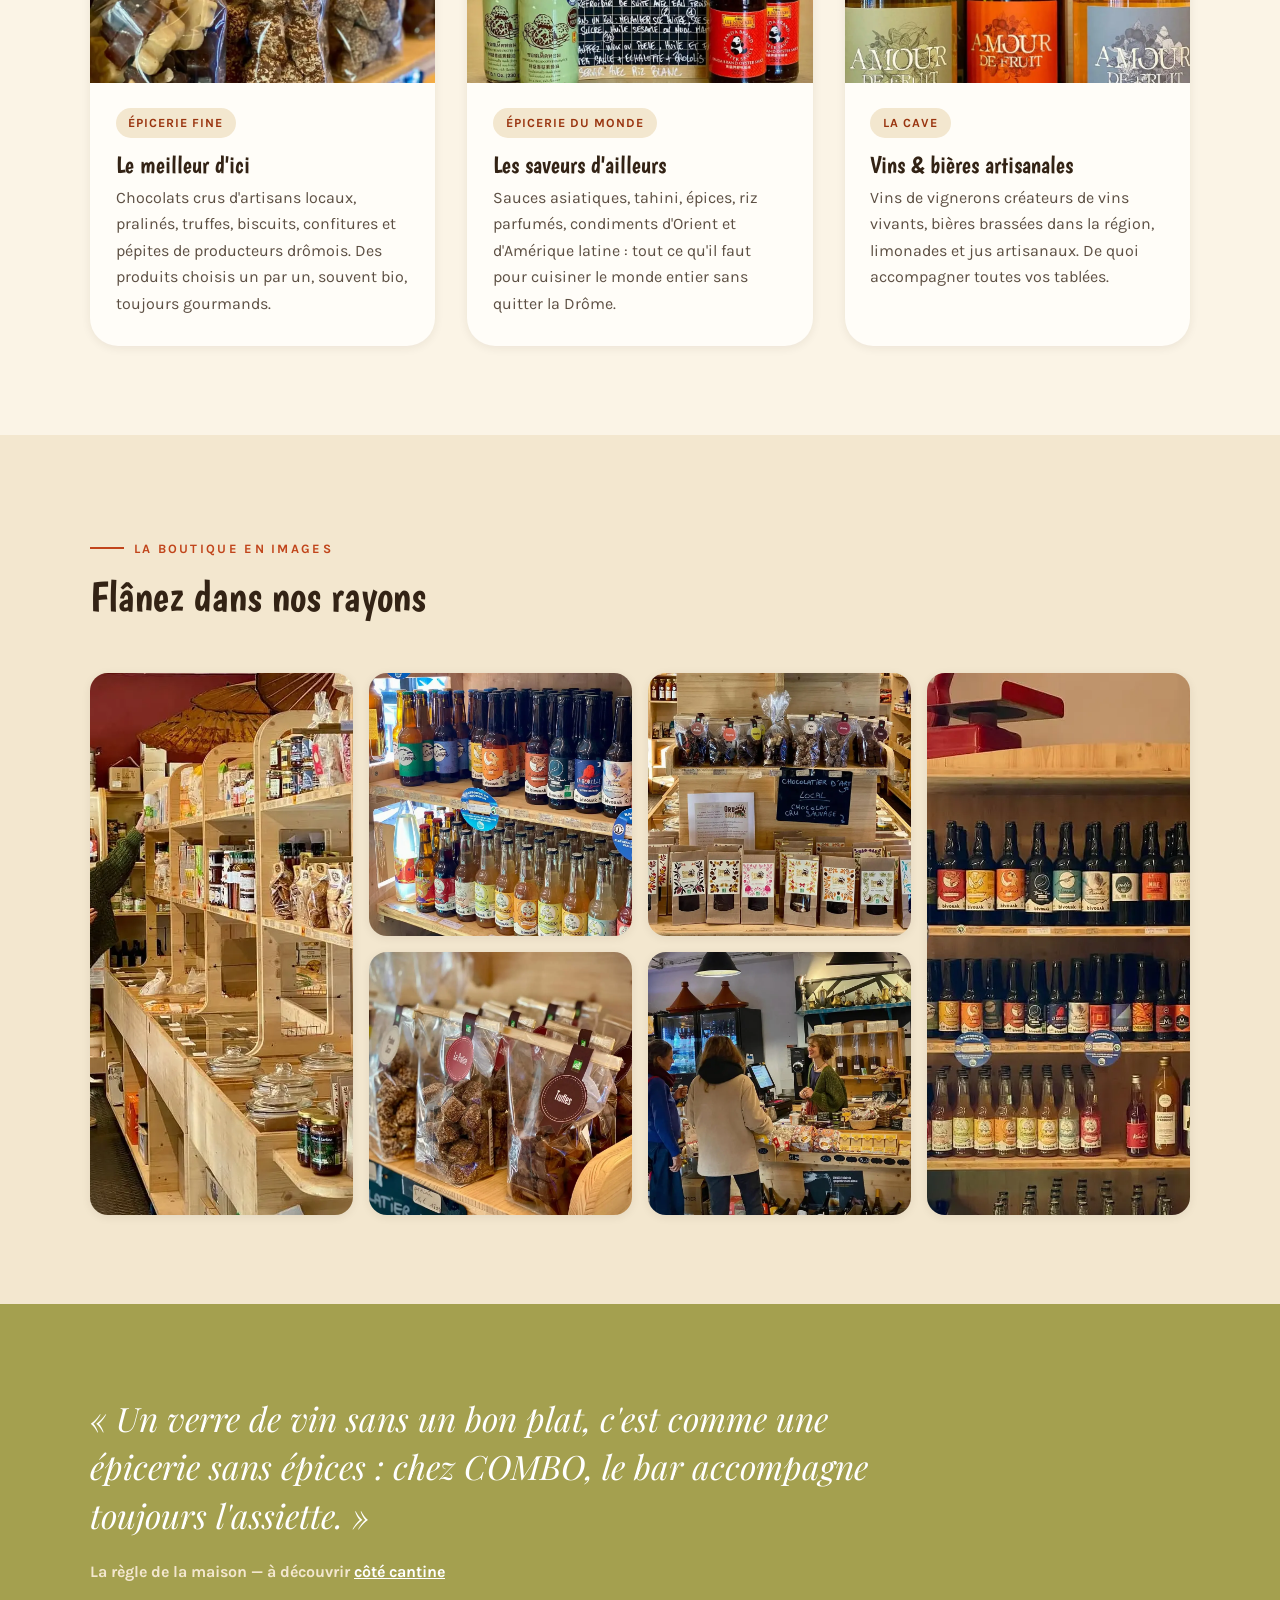
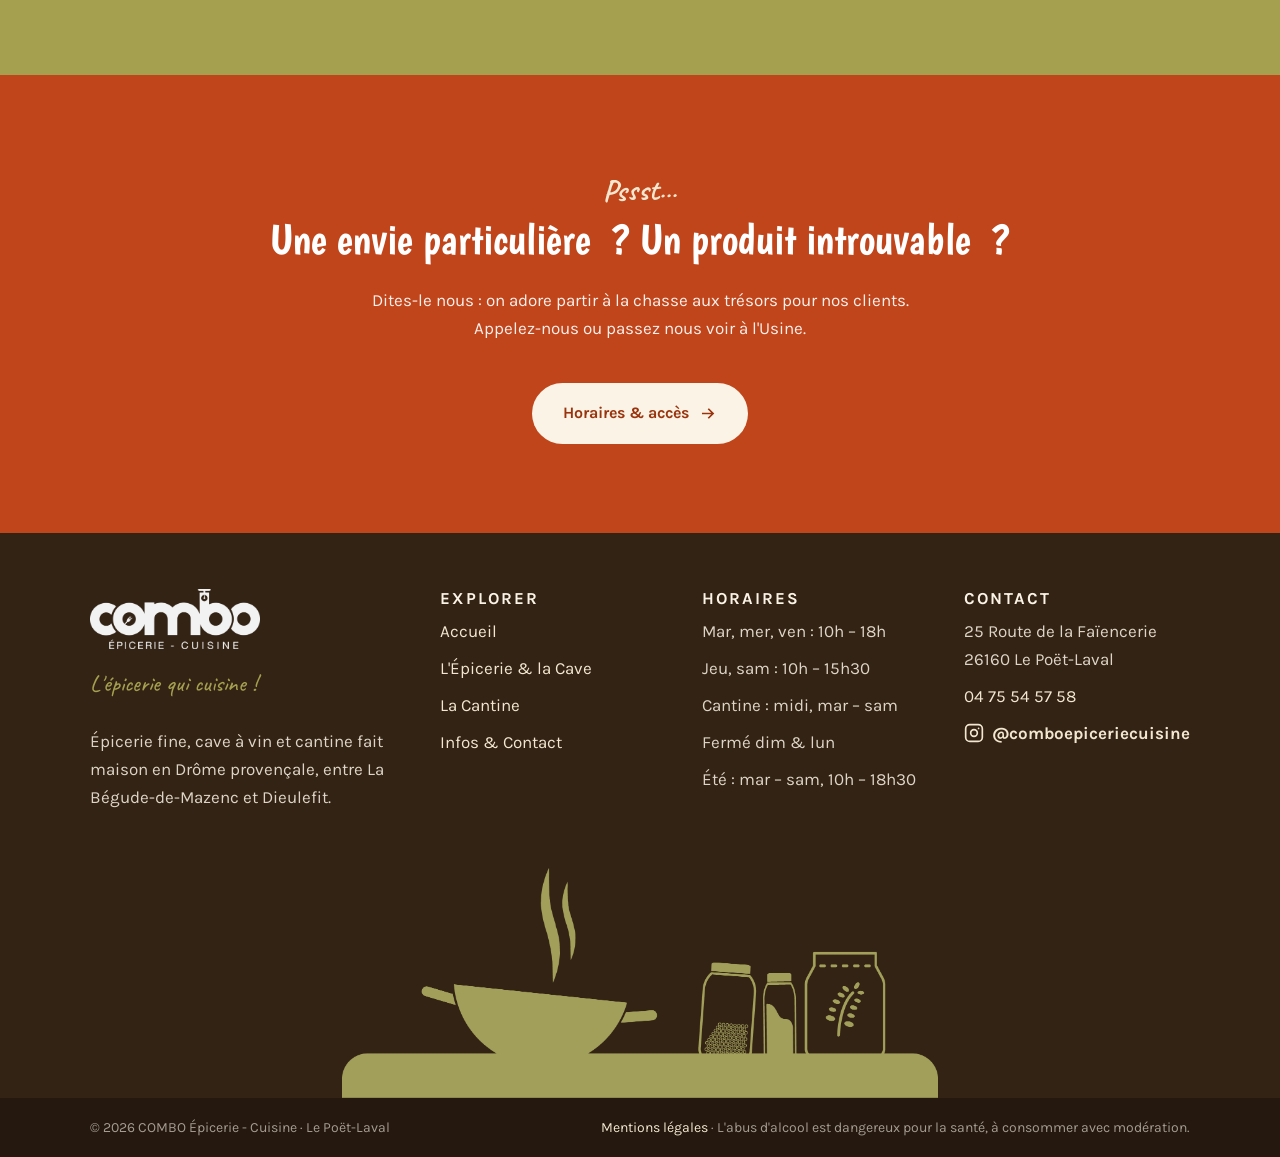
<file: epicerie.html>
<!DOCTYPE html>
<html lang="fr">
<head>
  <meta charset="UTF-8">
  <meta name="viewport" content="width=device-width, initial-scale=1">
  <title>Épicerie fine, épicerie du monde &amp; cave à vin — COMBO Le Poët-Laval</title>
  <meta name="description" content="L'épicerie COMBO au Poët-Laval, près de Dieulefit : produits fins et locaux, trésors d'épicerie du monde, vrac, cave à vin de vignerons, bières artisanales et chocolats d'artisans. Une boutique chaleureuse en Drôme provençale.">
  <link rel="canonical" href="https://comboepiceriecuisine.fr/epicerie.html">
  <meta property="og:type" content="website">
  <meta property="og:locale" content="fr_FR">
  <meta property="og:title" content="Épicerie fine, épicerie du monde &amp; cave à vin — COMBO Le Poët-Laval">
  <meta property="og:description" content="Produits fins et locaux, épicerie du monde, vrac, vins de vignerons, bières artisanales et chocolats d'artisans, près de Dieulefit.">
  <meta property="og:url" content="https://comboepiceriecuisine.fr/epicerie.html">
  <meta property="og:image" content="https://comboepiceriecuisine.fr/assets/img/rayons-epicerie-fine-poet-laval.jpg">
  <meta name="twitter:card" content="summary_large_image">
  <link rel="icon" type="image/png" href="assets/img/favicon.png">
  <link rel="preload" as="font" type="font/woff2" href="assets/fonts/karla-400-normal-latin.woff2" crossorigin>
  <link rel="preload" as="font" type="font/woff2" href="assets/fonts/boogaloo-400-normal-latin.woff2" crossorigin>
  <link rel="stylesheet" href="css/style.css">
  <script type="application/ld+json">
  {
    "@context": "https://schema.org",
    "@type": "GroceryStore",
    "name": "COMBO — L'Épicerie & la Cave",
    "description": "Épicerie fine et du monde, vrac, cave à vin et bières artisanales au Poët-Laval, près de Dieulefit (Drôme).",
    "url": "https://comboepiceriecuisine.fr/epicerie.html",
    "telephone": "+33475545758",
    "image": "https://comboepiceriecuisine.fr/assets/img/rayons-epicerie-fine-poet-laval.jpg",
    "address": {
      "@type": "PostalAddress",
      "streetAddress": "25 Route de la Faïencerie, L'Usine",
      "addressLocality": "Le Poët-Laval",
      "postalCode": "26160",
      "addressRegion": "Drôme",
      "addressCountry": "FR"
    },
    "sameAs": ["https://www.instagram.com/comboepiceriecuisine/"]
  }
  </script>
</head>
<body>
  <a class="skip-link" href="#main">Aller au contenu principal</a>

  <header class="site-header">
    <div class="container">
      <nav class="nav" aria-label="Navigation principale">
        <a class="nav__logo" href="index.html" aria-label="COMBO Épicerie Cuisine — Accueil">
          <img src="assets/img/logo-combo-epicerie-cuisine.png" alt="Logo COMBO Épicerie Cuisine" width="190" height="62">
        </a>
        <button class="nav__burger" aria-expanded="false" aria-controls="menu" aria-label="Ouvrir le menu">
          <span></span><span></span><span></span>
        </button>
        <div class="nav__menu" id="menu">
          <ul class="nav__links">
            <li><a href="index.html">Accueil</a></li>
            <li><a href="epicerie.html" aria-current="page">L'Épicerie &amp; la Cave</a></li>
            <li><a href="cuisine.html">La Cantine</a></li>
            <li><a href="contact.html">Infos &amp; Contact</a></li>
            <li><a class="btn btn--primary nav__cta" href="tel:+33475545758">
              <svg viewBox="0 0 24 24" fill="none" stroke="currentColor" stroke-width="2" aria-hidden="true"><path d="M22 16.92v3a2 2 0 0 1-2.18 2 19.79 19.79 0 0 1-8.63-3.07 19.5 19.5 0 0 1-6-6 19.79 19.79 0 0 1-3.07-8.67A2 2 0 0 1 4.11 2h3a2 2 0 0 1 2 1.72c.127.96.361 1.903.7 2.81a2 2 0 0 1-.45 2.11L8.09 9.91a16 16 0 0 0 6 6l1.27-1.27a2 2 0 0 1 2.11-.45c.907.339 1.85.573 2.81.7A2 2 0 0 1 22 16.92z"/></svg>
              04 75 54 57 58</a></li>
          </ul>
        </div>
      </nav>
    </div>
  </header>

  <main id="main">

    <!-- ======================= HERO PAGE ======================= -->
    <section class="page-hero">
      <picture><source type="image/webp" srcset="assets/img/rayons-epicerie-fine-poet-laval.webp"><img class="page-hero__bg page-hero__bg--top" src="assets/img/rayons-epicerie-fine-poet-laval.jpg" alt="" loading="eager" fetchpriority="high"></picture>
      <div class="container">
        <nav class="breadcrumb" aria-label="Fil d'Ariane">
          <ol>
            <li><a href="index.html">Accueil</a></li>
            <li aria-current="page">L'Épicerie &amp; la Cave</li>
          </ol>
        </nav>
        <span class="hand">Côté boutique</span>
        <h1>L'Épicerie &amp; la Cave</h1>
        <p>Des rayons en bois clair garnis de trésors d'ici et d'ailleurs : épicerie fine, saveurs du monde, vins de vignerons et bières artisanales.</p>
      </div>
    </section>

    <!-- ======================= INTRO ======================= -->
    <section class="section section--paper" aria-labelledby="intro-title">
      <div class="container split">
        <div class="reveal">
          <p class="eyebrow">Une épicerie pas comme les autres</p>
          <h2 id="intro-title">Le tour du monde en quelques rayons</h2>
          <p class="lead">Chez COMBO, chaque produit a une histoire. Tahini libanais, sauces asiatiques introuvables ailleurs, épices qui embaument, conserves de la mer, douceurs orientales… et juste à côté, le meilleur de la Drôme : chocolats d'artisans, tisanes, miels et jus de fruits locaux.</p>
          <p>Nos ardoises vous racontent chaque trouvaille : d'où elle vient, comment la cuisiner, avec quoi la marier. Et si vous hésitez, demandez-nous — on adore partager nos recettes&nbsp;!</p>
        </div>
        <div class="split__media reveal reveal-delay-1">
          <picture><source type="image/webp" srcset="assets/img/tahini-epicerie-du-monde.webp"><img src="assets/img/tahini-epicerie-du-monde.jpg" alt="Pots de tahini accompagnés d'une ardoise manuscrite expliquant comment le cuisiner" loading="lazy"></picture>
          <span class="sticker">Conseils inclus&nbsp;!</span>
        </div>
      </div>
    </section>

    <!-- ======================= LES FAMILLES ======================= -->
    <section class="section" aria-labelledby="familles-title">
      <div class="container">
        <div class="section__head reveal">
          <p class="eyebrow">Nos rayons</p>
          <h2 id="familles-title">Trois bonnes raisons de pousser la porte <span class="hand hand--olive">(au moins&nbsp;!)</span></h2>
        </div>
        <div class="cards">
          <article class="card reveal">
            <div class="card__img"><picture><source type="image/webp" srcset="assets/img/chocolats-pralines-epicerie-fine.webp"><img src="assets/img/chocolats-pralines-epicerie-fine.jpg" alt="Sachets de pralinés coco et truffes de chocolatiers artisanaux" loading="lazy"></picture></div>
            <div class="card__body">
              <span class="card__tag">Épicerie fine</span>
              <h3>Le meilleur d'ici</h3>
              <p>Chocolats crus d'artisans locaux, pralinés, truffes, biscuits, confitures et pépites de producteurs drômois. Des produits choisis un par un, souvent bio, toujours gourmands.</p>
            </div>
          </article>
          <article class="card reveal reveal-delay-1">
            <div class="card__img"><picture><source type="image/webp" srcset="assets/img/sauce-huitre-epicerie-asiatique.webp"><img src="assets/img/sauce-huitre-epicerie-asiatique.jpg" alt="Sauces d'huître et produits asiatiques présentés avec une ardoise explicative" loading="lazy"></picture></div>
            <div class="card__body">
              <span class="card__tag">Épicerie du monde</span>
              <h3>Les saveurs d'ailleurs</h3>
              <p>Sauces asiatiques, tahini, épices, riz parfumés, condiments d'Orient et d'Amérique latine : tout ce qu'il faut pour cuisiner le monde entier sans quitter la Drôme.</p>
            </div>
          </article>
          <article class="card reveal reveal-delay-2">
            <div class="card__img"><picture><source type="image/webp" srcset="assets/img/cave-vin-naturel-drome.webp"><img src="assets/img/cave-vin-naturel-drome.jpg" alt="Bouteilles de vin naturel blanc, rouge et rosé de vignerons" loading="lazy"></picture></div>
            <div class="card__body">
              <span class="card__tag">La cave</span>
              <h3>Vins &amp; bières artisanales</h3>
              <p>Vins de vignerons créateurs de vins vivants, bières brassées dans la région, limonades et jus artisanaux. De quoi accompagner toutes vos tablées.</p>
            </div>
          </article>
        </div>
      </div>
    </section>

    <!-- ======================= GALERIE ======================= -->
    <section class="section section--sand" aria-labelledby="galerie-title">
      <div class="container">
        <div class="section__head reveal">
          <p class="eyebrow">La boutique en images</p>
          <h2 id="galerie-title">Flânez dans nos rayons</h2>
        </div>
        <div class="mosaic reveal">
          <figure class="tall"><picture><source type="image/webp" srcset="assets/img/rayons-epicerie-fine-poet-laval.webp"><img src="assets/img/rayons-epicerie-fine-poet-laval.jpg" alt="Cliente parcourant les rayons en bois clair de l'épicerie" loading="lazy"></picture><figcaption>Les rayons épicerie</figcaption></figure>
          <figure><picture><source type="image/webp" srcset="assets/img/bieres-limonades-artisanales.webp"><img src="assets/img/bieres-limonades-artisanales.jpg" alt="Bières et limonades artisanales alignées sur les étagères" loading="lazy"></picture><figcaption>Bières &amp; limonades artisanales</figcaption></figure>
          <figure><picture><source type="image/webp" srcset="assets/img/chocolat-cru-sauvage-local.webp"><img src="assets/img/chocolat-cru-sauvage-local.jpg" alt="Chocolats crus d'un chocolatier d'art local en sachets kraft" loading="lazy"></picture><figcaption>Chocolatier d'art local</figcaption></figure>
          <figure class="tall"><picture><source type="image/webp" srcset="assets/img/cave-bieres-artisanales-locales.webp"><img src="assets/img/cave-bieres-artisanales-locales.jpg" alt="Grande étagère de bières artisanales et jus de fruits locaux" loading="lazy"></picture><figcaption>La cave à bières</figcaption></figure>
          <figure><picture><source type="image/webp" srcset="assets/img/truffes-chocolat-artisanal.webp"><img src="assets/img/truffes-chocolat-artisanal.jpg" alt="Sachets de truffes et pralinés artisanaux sur une étagère en bois" loading="lazy"></picture><figcaption>Truffes &amp; pralinés</figcaption></figure>
          <figure><picture><source type="image/webp" srcset="assets/img/epicerie-comptoir-ambiance-combo.webp"><img src="assets/img/epicerie-comptoir-ambiance-combo.jpg" alt="Le comptoir de l'épicerie avec tajines, théières et clients souriants" loading="lazy"></picture><figcaption>Le comptoir</figcaption></figure>
        </div>
      </div>
    </section>

    <!-- ======================= BANDEAU CAVE ======================= -->
    <section class="section quote-band" aria-label="Le coin cave">
      <div class="container reveal">
        <blockquote>«&nbsp;Un verre de vin sans un bon plat, c'est comme une épicerie sans épices&nbsp;: chez COMBO, le bar accompagne toujours l'assiette.&nbsp;»</blockquote>
        <cite>La règle de la maison — à découvrir <a href="cuisine.html" style="color:#fff; text-decoration:underline;">côté cantine</a></cite>
      </div>
    </section>

    <!-- ======================= CTA ======================= -->
    <section class="section cta-final" aria-labelledby="cta-title">
      <div class="container reveal">
        <span class="hand">Pssst…</span>
        <h2 id="cta-title">Une envie particulière&nbsp;? Un produit introuvable&nbsp;?</h2>
        <p>Dites-le nous : on adore partir à la chasse aux trésors pour nos clients. Appelez-nous ou passez nous voir à l'Usine.</p>
        <a class="btn btn--light" href="contact.html">Horaires &amp; accès
          <svg viewBox="0 0 24 24" fill="none" stroke="currentColor" stroke-width="2.2" aria-hidden="true"><path d="M5 12h14M13 6l6 6-6 6"/></svg>
        </a>
      </div>
    </section>
  </main>

  <footer class="site-footer">
    <div class="container">
      <div class="footer-grid">
        <div class="footer-logo">
          <img src="assets/img/logo-combo-epicerie-cuisine.png" alt="COMBO Épicerie Cuisine" width="190" height="62">
          <p class="footer-baseline">L'épicerie qui cuisine&nbsp;!</p>
          <p>Épicerie fine, cave à vin et cantine fait maison en Drôme provençale, entre La Bégude-de-Mazenc et Dieulefit.</p>
        </div>
        <div>
          <h3>Explorer</h3>
          <ul>
            <li><a href="index.html">Accueil</a></li>
            <li><a href="epicerie.html">L'Épicerie &amp; la Cave</a></li>
            <li><a href="cuisine.html">La Cantine</a></li>
            <li><a href="contact.html">Infos &amp; Contact</a></li>
          </ul>
        </div>
        <div>
          <h3>Horaires</h3>
          <ul>
            <li>Mar, mer, ven : 10h – 18h</li>
            <li>Jeu, sam : 10h – 15h30</li>
            <li>Cantine : midi, mar – sam</li>
            <li>Fermé dim &amp; lun</li>
            <li>Été : mar – sam, 10h – 18h30</li>
          </ul>
        </div>
        <div>
          <h3>Contact</h3>
          <ul>
            <li>25 Route de la Faïencerie<br>26160 Le Poët-Laval</li>
            <li><a href="tel:+33475545758">04 75 54 57 58</a></li>
            <li><a class="insta-link" href="https://www.instagram.com/comboepiceriecuisine/" rel="noopener" target="_blank">
              <svg viewBox="0 0 24 24" fill="none" stroke="currentColor" stroke-width="2" aria-hidden="true"><rect x="2" y="2" width="20" height="20" rx="5"/><circle cx="12" cy="12" r="4"/><circle cx="17.5" cy="6.5" r="1" fill="currentColor" stroke="none"/></svg>
              @comboepiceriecuisine</a></li>
          </ul>
        </div>
      </div>
    </div>
    <div class="footer-illustration"><img src="assets/img/illustration-wok-epicerie.png" alt="" loading="lazy" width="1920" height="743"></div>
    <div class="footer-bottom">
      <div class="container">
        <p>© 2026 COMBO Épicerie - Cuisine · Le Poët-Laval</p>
        <p><a href="mentions-legales.html">Mentions légales</a> · L'abus d'alcool est dangereux pour la santé, à consommer avec modération.</p>
      </div>
    </div>
  </footer>

  <script src="js/main.js" defer></script>
</body>
</html>
</file>
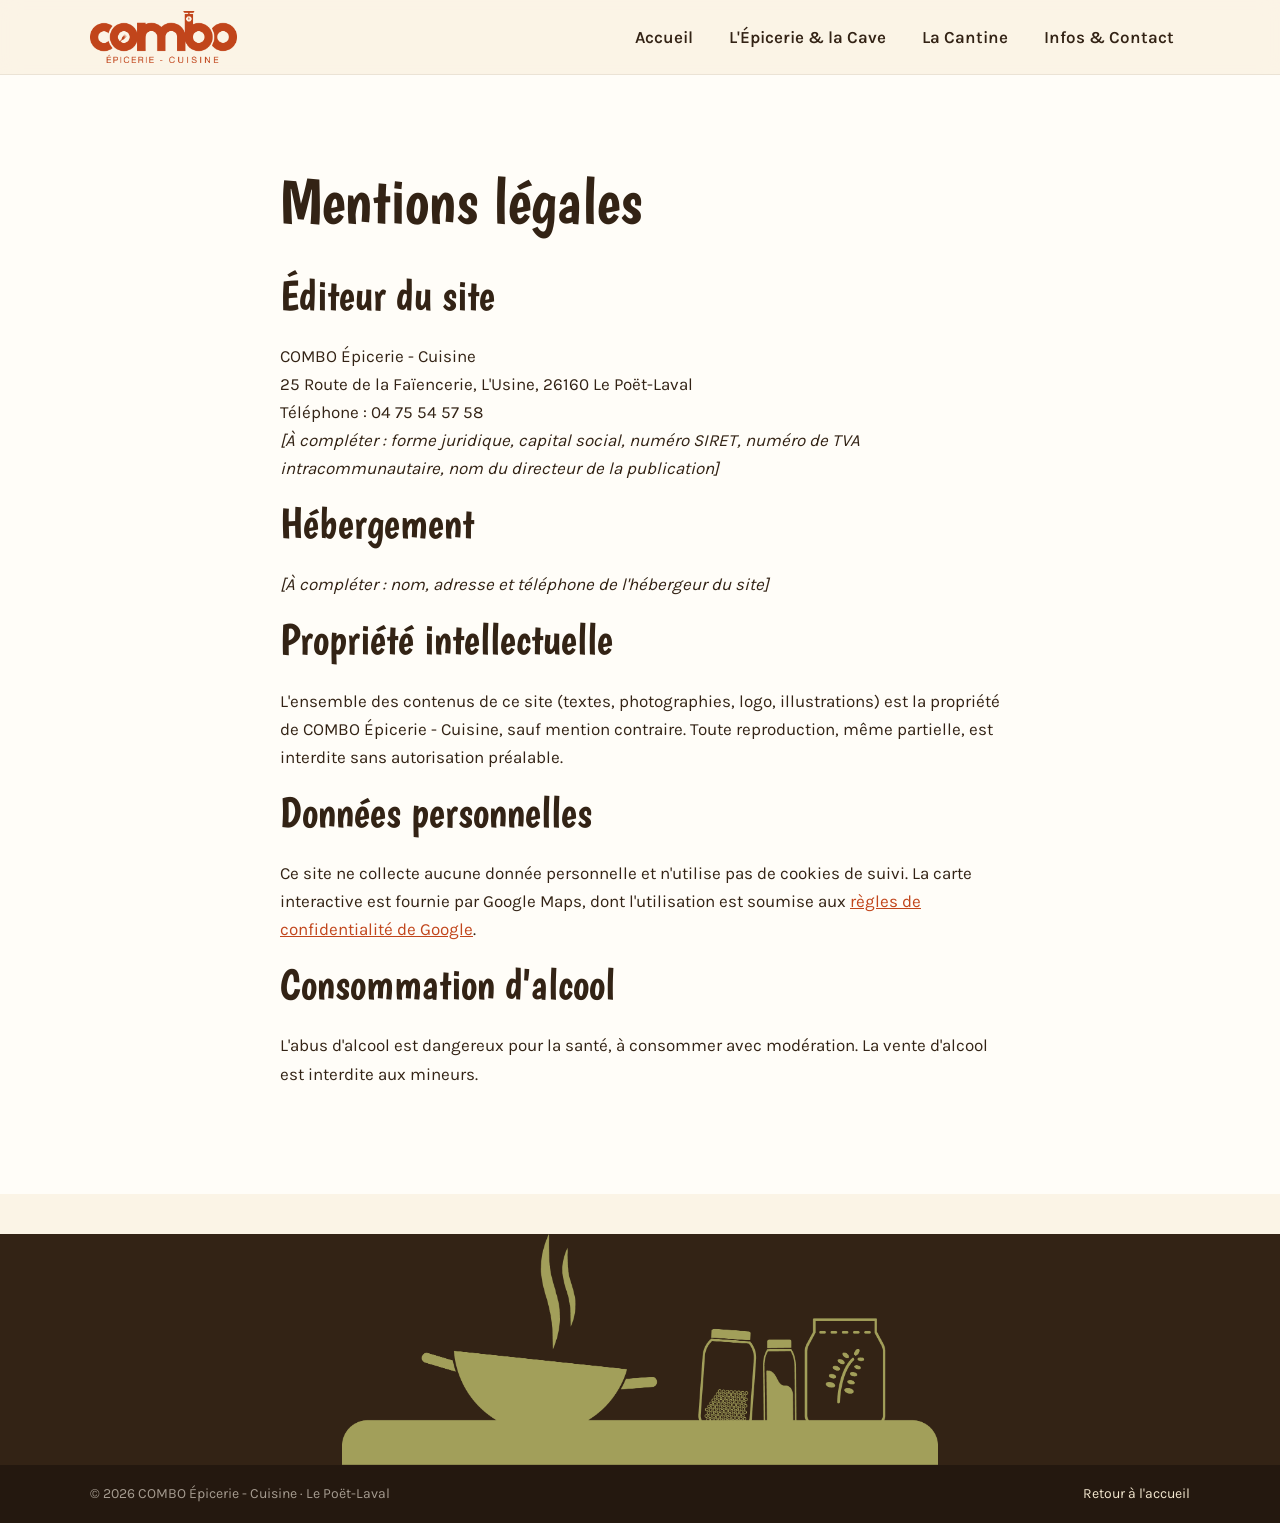
<file: mentions-legales.html>
<!DOCTYPE html>
<html lang="fr">
<head>
  <meta charset="UTF-8">
  <meta name="viewport" content="width=device-width, initial-scale=1">
  <title>Mentions légales — COMBO Épicerie Cuisine</title>
  <meta name="description" content="Mentions légales du site comboepiceriecuisine.fr — COMBO Épicerie Cuisine, Le Poët-Laval (Drôme).">
  <link rel="canonical" href="https://comboepiceriecuisine.fr/mentions-legales.html">
  <meta name="robots" content="noindex, follow">
  <link rel="icon" type="image/png" href="assets/img/favicon.png">
  <link rel="preload" as="font" type="font/woff2" href="assets/fonts/karla-400-normal-latin.woff2" crossorigin>
  <link rel="preload" as="font" type="font/woff2" href="assets/fonts/boogaloo-400-normal-latin.woff2" crossorigin>
  <link rel="stylesheet" href="css/style.css">
</head>
<body>
  <a class="skip-link" href="#main">Aller au contenu principal</a>

  <header class="site-header">
    <div class="container">
      <nav class="nav" aria-label="Navigation principale">
        <a class="nav__logo" href="index.html" aria-label="COMBO Épicerie Cuisine — Accueil">
          <img src="assets/img/logo-combo-epicerie-cuisine.png" alt="Logo COMBO Épicerie Cuisine" width="190" height="62">
        </a>
        <button class="nav__burger" aria-expanded="false" aria-controls="menu" aria-label="Ouvrir le menu">
          <span></span><span></span><span></span>
        </button>
        <div class="nav__menu" id="menu">
          <ul class="nav__links">
            <li><a href="index.html">Accueil</a></li>
            <li><a href="epicerie.html">L'Épicerie &amp; la Cave</a></li>
            <li><a href="cuisine.html">La Cantine</a></li>
            <li><a href="contact.html">Infos &amp; Contact</a></li>
          </ul>
        </div>
      </nav>
    </div>
  </header>

  <main id="main">
    <section class="section section--paper">
      <div class="container" style="max-width: 50rem;">
        <h1>Mentions légales</h1>

        <h2>Éditeur du site</h2>
        <p>COMBO Épicerie - Cuisine<br>
        25 Route de la Faïencerie, L'Usine, 26160 Le Poët-Laval<br>
        Téléphone : 04 75 54 57 58<br>
        <em>[À compléter : forme juridique, capital social, numéro SIRET, numéro de TVA intracommunautaire, nom du directeur de la publication]</em></p>

        <h2>Hébergement</h2>
        <p><em>[À compléter : nom, adresse et téléphone de l'hébergeur du site]</em></p>

        <h2>Propriété intellectuelle</h2>
        <p>L'ensemble des contenus de ce site (textes, photographies, logo, illustrations) est la propriété de COMBO Épicerie - Cuisine, sauf mention contraire. Toute reproduction, même partielle, est interdite sans autorisation préalable.</p>

        <h2>Données personnelles</h2>
        <p>Ce site ne collecte aucune donnée personnelle et n'utilise pas de cookies de suivi. La carte interactive est fournie par Google Maps, dont l'utilisation est soumise aux <a href="https://policies.google.com/privacy?hl=fr" rel="noopener" target="_blank">règles de confidentialité de Google</a>.</p>

        <h2>Consommation d'alcool</h2>
        <p>L'abus d'alcool est dangereux pour la santé, à consommer avec modération. La vente d'alcool est interdite aux mineurs.</p>
      </div>
    </section>
  </main>

  <footer class="site-footer">
    <div class="footer-illustration"><img src="assets/img/illustration-wok-epicerie.png" alt="" loading="lazy" width="1920" height="743"></div>
    <div class="footer-bottom">
      <div class="container">
        <p>© 2026 COMBO Épicerie - Cuisine · Le Poët-Laval</p>
        <p><a href="index.html">Retour à l'accueil</a></p>
      </div>
    </div>
  </footer>

  <script src="js/main.js" defer></script>
</body>
</html>
</file>
<file: css/style.css>
/* ==========================================================================
   COMBO — Épicerie & Cuisine · Le Poët-Laval
   Charte : terracotta du logo, olive des illustrations, crème chaleureuse
   ========================================================================== */

/* Polices auto-hébergées (woff2 dans assets/fonts) : pas de requête tierce,
   pas de CSS externe bloquant. Karla + Boogaloo sont préchargées dans le <head>. */
@font-face{font-family:'Boogaloo';font-style:normal;font-weight:400;font-display:swap;src:url(../assets/fonts/boogaloo-400-normal-latin.woff2) format('woff2');unicode-range:U+0000-00FF, U+0131, U+0152-0153, U+02BB-02BC, U+02C6, U+02DA, U+02DC, U+0304, U+0308, U+0329, U+2000-206F, U+20AC, U+2122, U+2191, U+2193, U+2212, U+2215, U+FEFF, U+FFFD;}
@font-face{font-family:'Caveat';font-style:normal;font-weight:500;font-display:swap;src:url(../assets/fonts/caveat-500-normal-latin-ext.woff2) format('woff2');unicode-range:U+0100-02BA, U+02BD-02C5, U+02C7-02CC, U+02CE-02D7, U+02DD-02FF, U+0304, U+0308, U+0329, U+1D00-1DBF, U+1E00-1E9F, U+1EF2-1EFF, U+2020, U+20A0-20AB, U+20AD-20C0, U+2113, U+2C60-2C7F, U+A720-A7FF;}
@font-face{font-family:'Caveat';font-style:normal;font-weight:500;font-display:swap;src:url(../assets/fonts/caveat-500-normal-latin.woff2) format('woff2');unicode-range:U+0000-00FF, U+0131, U+0152-0153, U+02BB-02BC, U+02C6, U+02DA, U+02DC, U+0304, U+0308, U+0329, U+2000-206F, U+20AC, U+2122, U+2191, U+2193, U+2212, U+2215, U+FEFF, U+FFFD;}
@font-face{font-family:'Caveat';font-style:normal;font-weight:700;font-display:swap;src:url(../assets/fonts/caveat-700-normal-latin-ext.woff2) format('woff2');unicode-range:U+0100-02BA, U+02BD-02C5, U+02C7-02CC, U+02CE-02D7, U+02DD-02FF, U+0304, U+0308, U+0329, U+1D00-1DBF, U+1E00-1E9F, U+1EF2-1EFF, U+2020, U+20A0-20AB, U+20AD-20C0, U+2113, U+2C60-2C7F, U+A720-A7FF;}
@font-face{font-family:'Caveat';font-style:normal;font-weight:700;font-display:swap;src:url(../assets/fonts/caveat-700-normal-latin.woff2) format('woff2');unicode-range:U+0000-00FF, U+0131, U+0152-0153, U+02BB-02BC, U+02C6, U+02DA, U+02DC, U+0304, U+0308, U+0329, U+2000-206F, U+20AC, U+2122, U+2191, U+2193, U+2212, U+2215, U+FEFF, U+FFFD;}
@font-face{font-family:'Karla';font-style:normal;font-weight:400;font-display:swap;src:url(../assets/fonts/karla-400-normal-latin-ext.woff2) format('woff2');unicode-range:U+0100-02BA, U+02BD-02C5, U+02C7-02CC, U+02CE-02D7, U+02DD-02FF, U+0304, U+0308, U+0329, U+1D00-1DBF, U+1E00-1E9F, U+1EF2-1EFF, U+2020, U+20A0-20AB, U+20AD-20C0, U+2113, U+2C60-2C7F, U+A720-A7FF;}
@font-face{font-family:'Karla';font-style:normal;font-weight:400;font-display:swap;src:url(../assets/fonts/karla-400-normal-latin.woff2) format('woff2');unicode-range:U+0000-00FF, U+0131, U+0152-0153, U+02BB-02BC, U+02C6, U+02DA, U+02DC, U+0304, U+0308, U+0329, U+2000-206F, U+20AC, U+2122, U+2191, U+2193, U+2212, U+2215, U+FEFF, U+FFFD;}
@font-face{font-family:'Karla';font-style:normal;font-weight:600;font-display:swap;src:url(../assets/fonts/karla-600-normal-latin-ext.woff2) format('woff2');unicode-range:U+0100-02BA, U+02BD-02C5, U+02C7-02CC, U+02CE-02D7, U+02DD-02FF, U+0304, U+0308, U+0329, U+1D00-1DBF, U+1E00-1E9F, U+1EF2-1EFF, U+2020, U+20A0-20AB, U+20AD-20C0, U+2113, U+2C60-2C7F, U+A720-A7FF;}
@font-face{font-family:'Karla';font-style:normal;font-weight:600;font-display:swap;src:url(../assets/fonts/karla-600-normal-latin.woff2) format('woff2');unicode-range:U+0000-00FF, U+0131, U+0152-0153, U+02BB-02BC, U+02C6, U+02DA, U+02DC, U+0304, U+0308, U+0329, U+2000-206F, U+20AC, U+2122, U+2191, U+2193, U+2212, U+2215, U+FEFF, U+FFFD;}
@font-face{font-family:'Karla';font-style:normal;font-weight:700;font-display:swap;src:url(../assets/fonts/karla-700-normal-latin-ext.woff2) format('woff2');unicode-range:U+0100-02BA, U+02BD-02C5, U+02C7-02CC, U+02CE-02D7, U+02DD-02FF, U+0304, U+0308, U+0329, U+1D00-1DBF, U+1E00-1E9F, U+1EF2-1EFF, U+2020, U+20A0-20AB, U+20AD-20C0, U+2113, U+2C60-2C7F, U+A720-A7FF;}
@font-face{font-family:'Karla';font-style:normal;font-weight:700;font-display:swap;src:url(../assets/fonts/karla-700-normal-latin.woff2) format('woff2');unicode-range:U+0000-00FF, U+0131, U+0152-0153, U+02BB-02BC, U+02C6, U+02DA, U+02DC, U+0304, U+0308, U+0329, U+2000-206F, U+20AC, U+2122, U+2191, U+2193, U+2212, U+2215, U+FEFF, U+FFFD;}
@font-face{font-family:'Playfair Display';font-style:italic;font-weight:400;font-display:swap;src:url(../assets/fonts/playfairdisplay-400-italic-latin-ext.woff2) format('woff2');unicode-range:U+0100-02BA, U+02BD-02C5, U+02C7-02CC, U+02CE-02D7, U+02DD-02FF, U+0304, U+0308, U+0329, U+1D00-1DBF, U+1E00-1E9F, U+1EF2-1EFF, U+2020, U+20A0-20AB, U+20AD-20C0, U+2113, U+2C60-2C7F, U+A720-A7FF;}
@font-face{font-family:'Playfair Display';font-style:italic;font-weight:400;font-display:swap;src:url(../assets/fonts/playfairdisplay-400-italic-latin.woff2) format('woff2');unicode-range:U+0000-00FF, U+0131, U+0152-0153, U+02BB-02BC, U+02C6, U+02DA, U+02DC, U+0304, U+0308, U+0329, U+2000-206F, U+20AC, U+2122, U+2191, U+2193, U+2212, U+2215, U+FEFF, U+FFFD;}

:root {
  --terracotta: #C1451B;
  --terracotta-dark: #99340F;
  --terracotta-soft: #E8855F;
  --olive: #A4A04F;
  --olive-dark: #6F6C2F;
  --cream: #FBF4E6;
  --paper: #FFFDF8;
  --sand: #F3E7CF;
  --ink: #332315;
  --chalk-bg: #2E2C27;
  --chalk-text: #F5F1E6;
  --radius: 18px;
  --radius-lg: 28px;
  --shadow-sm: 0 2px 10px rgba(51, 35, 21, .08);
  --shadow-md: 0 10px 30px rgba(51, 35, 21, .14);
  --shadow-lg: 0 22px 60px rgba(51, 35, 21, .2);
  --font-display: 'Playfair Display', Georgia, serif;
  --font-body: 'Karla', 'Segoe UI', sans-serif;
  --font-hand: 'Caveat', cursive;
  --font-graffiti: 'Boogaloo', cursive;
  --container: 1180px;
  --transition: .25s ease;
}

/* ---------- Base ---------- */
*, *::before, *::after { box-sizing: border-box; }

html { scroll-behavior: smooth; }

body {
  margin: 0;
  font-family: var(--font-body);
  font-size: 1.0625rem;
  line-height: 1.65;
  color: var(--ink);
  background: var(--cream);
  -webkit-font-smoothing: antialiased;
  overflow-x: hidden;
}

img { max-width: 100%; height: auto; display: block; }
/* <picture> ne crée pas de boîte : l'<img> se comporte exactement comme sans enveloppe (WebP + repli JPEG). */
picture { display: contents; }

a { color: var(--terracotta); }
a:focus-visible, button:focus-visible {
  outline: 3px solid var(--terracotta);
  outline-offset: 3px;
  border-radius: 4px;
}

h1, h2, h3 { font-family: var(--font-graffiti); line-height: 1.15; color: var(--ink); margin: 0 0 .5em; }
h1 { font-size: clamp(2.2rem, 5.2vw, 4rem); font-weight: 400; }
h2 { font-size: clamp(1.8rem, 3.6vw, 2.7rem); font-weight: 400; }
h3 { font-size: clamp(1.25rem, 2vw, 1.5rem); font-weight: 400; }
.chalkboard h2 { font-family: var(--font-display); font-weight: 700; }

.container { max-width: var(--container); margin-inline: auto; padding-inline: clamp(1.25rem, 4vw, 2.5rem); }

.skip-link {
  position: absolute; left: -999px; top: 0; z-index: 999;
  background: var(--terracotta); color: #fff; padding: .75rem 1.25rem;
  border-radius: 0 0 12px 0; text-decoration: none; font-weight: 700;
}
.skip-link:focus { left: 0; }

/* Accent manuscrit (rappel des ardoises de la boutique) */
.hand { font-family: var(--font-hand); font-size: clamp(1.4rem, 2.6vw, 1.9rem); color: var(--terracotta); font-weight: 700; display: inline-block; transform: rotate(-2deg); }
.hand--olive { color: var(--olive-dark); }

.eyebrow {
  display: inline-flex; align-items: center; gap: .6rem;
  text-transform: uppercase; letter-spacing: .18em; font-size: .8rem; font-weight: 700;
  color: var(--terracotta);
}
.eyebrow::before { content: ""; width: 34px; height: 2px; background: var(--terracotta); }

.lead { font-size: clamp(1.1rem, 1.8vw, 1.3rem); line-height: 1.7; }

/* ---------- Boutons ---------- */
.btn {
  display: inline-flex; align-items: center; gap: .55rem;
  padding: .95rem 1.8rem; border-radius: 999px;
  font-weight: 700; font-size: 1rem; text-decoration: none;
  border: 2px solid transparent; cursor: pointer;
  transition: transform var(--transition), background var(--transition), color var(--transition), box-shadow var(--transition);
}
.btn svg { width: 19px; height: 19px; flex: none; }
.btn--primary { background: var(--terracotta); color: #fff; box-shadow: var(--shadow-sm); }
.btn--primary:hover { background: var(--terracotta-dark); transform: translateY(-2px); box-shadow: var(--shadow-md); }
.btn--ghost { border-color: var(--ink); color: var(--ink); background: transparent; }
.btn--ghost:hover { background: var(--ink); color: var(--cream); transform: translateY(-2px); }
.btn--light { background: var(--cream); color: var(--terracotta-dark); }
.btn--light:hover { background: #fff; transform: translateY(-2px); }

/* ---------- Header ---------- */
.site-header {
  position: sticky; top: 0; z-index: 100;
  background: rgba(251, 244, 230, .92);
  backdrop-filter: blur(10px);
  border-bottom: 1px solid rgba(51, 35, 21, .08);
  transition: box-shadow var(--transition);
}
.site-header.is-scrolled { box-shadow: var(--shadow-sm); }

.nav {
  display: flex; align-items: center; justify-content: space-between;
  gap: 1rem; padding-block: .7rem;
}
.nav__logo img { height: 52px; width: auto; }
.nav__logo { flex: none; display: inline-block; }

.nav__links {
  display: flex; align-items: center; gap: .25rem;
  list-style: none; margin: 0; padding: 0;
}
.nav__links a {
  display: block; padding: .65rem 1rem; border-radius: 999px;
  text-decoration: none; color: var(--ink); font-weight: 600;
  transition: background var(--transition), color var(--transition);
}
.nav__links a:hover { background: var(--sand); }
.nav__links a[aria-current="page"] { background: var(--terracotta); color: #fff; }
.nav__cta { margin-left: .5rem; }

.nav__burger {
  display: none; flex-direction: column; justify-content: center; gap: 5px;
  width: 48px; height: 48px; padding: 10px;
  background: none; border: 2px solid var(--ink); border-radius: 12px; cursor: pointer;
}
.nav__burger span { display: block; height: 2.5px; background: var(--ink); border-radius: 2px; transition: transform .3s ease, opacity .3s ease; }
.nav__burger[aria-expanded="true"] span:nth-child(1) { transform: translateY(7.5px) rotate(45deg); }
.nav__burger[aria-expanded="true"] span:nth-child(2) { opacity: 0; }
.nav__burger[aria-expanded="true"] span:nth-child(3) { transform: translateY(-7.5px) rotate(-45deg); }

@media (max-width: 880px) {
  .nav__burger { display: flex; }
  .nav__menu {
    position: absolute; top: 100%; left: 0; right: 0;
    background: var(--paper); border-bottom: 1px solid rgba(51,35,21,.1);
    box-shadow: var(--shadow-md);
    max-height: 0; overflow: hidden; transition: max-height .35s ease;
  }
  .nav__menu.is-open { max-height: 420px; }
  .nav__links { flex-direction: column; align-items: stretch; padding: 1rem 1.25rem 1.5rem; gap: .4rem; }
  .nav__links a { padding: .9rem 1.2rem; font-size: 1.1rem; }
  .nav__cta { margin: .5rem 0 0; justify-content: center; }
}


/* ---------- Hero ---------- */
.hero { position: relative; padding-block: clamp(3rem, 7vw, 6rem) clamp(3.5rem, 7vw, 6.5rem); }
.hero__grid {
  display: grid; grid-template-columns: 1.05fr .95fr;
  gap: clamp(2rem, 5vw, 4.5rem); align-items: center;
}
.hero h1 .accent { color: var(--terracotta); font-style: italic; }
.hero p.lead { max-width: 34rem; }
.hero__actions { display: flex; flex-wrap: wrap; gap: 1rem; margin-top: 2rem; }

.hero__collage { position: relative; min-height: 460px; }
.hero__collage figure {
  position: absolute; margin: 0; border-radius: var(--radius);
  overflow: hidden; box-shadow: var(--shadow-lg);
  border: 6px solid var(--paper);
  transition: transform .35s ease;
}
.hero__collage figure:hover { transform: scale(1.04) rotate(0deg) !important; z-index: 5; }
.hero__collage img { width: 100%; height: 100%; object-fit: cover; }
.collage--1 { width: 62%; aspect-ratio: 4/5; top: 0; left: 0; transform: rotate(-3deg); z-index: 2; }
.collage--2 { width: 52%; aspect-ratio: 1; top: 12%; right: 0; transform: rotate(2.5deg); z-index: 3; }
.collage--3 { width: 46%; aspect-ratio: 4/3; bottom: 0; left: 22%; transform: rotate(-1.5deg); z-index: 4; }

.hero__badge {
  position: absolute; z-index: 6; right: 4%; bottom: 14%;
  background: var(--olive); color: #fff;
  font-family: var(--font-hand); font-size: 1.5rem; font-weight: 700;
  padding: .9rem 1.4rem; border-radius: 999px; transform: rotate(5deg);
  box-shadow: var(--shadow-md);
}

@media (max-width: 880px) {
  .hero__grid { grid-template-columns: 1fr; }
  .hero__collage { min-height: 380px; margin-top: 1rem; }
}

/* ---------- Sections génériques ---------- */
.section { padding-block: clamp(3.5rem, 7vw, 6.5rem); }
.section--paper { background: var(--paper); }
.section--sand { background: var(--sand); }
.section__head { max-width: 46rem; margin-bottom: clamp(2rem, 4vw, 3.5rem); }

/* Séparateur vague */
.wave { display: block; width: 100%; height: 60px; margin-bottom: -1px; }

/* ---------- Cartes univers (accueil) ---------- */
.universes { display: grid; grid-template-columns: 1fr 1fr; gap: clamp(1.5rem, 3vw, 2.5rem); }
.universe {
  position: relative; border-radius: var(--radius-lg); overflow: hidden;
  min-height: 520px; display: flex; align-items: flex-end;
  text-decoration: none; box-shadow: var(--shadow-md);
  transition: transform .35s ease, box-shadow .35s ease;
}
.universe:hover { transform: translateY(-8px); box-shadow: var(--shadow-lg); }
.universe img.universe__bg {
  position: absolute; inset: 0; width: 100%; height: 100%;
  object-fit: cover; transition: transform .6s ease;
}
.universe:hover img.universe__bg { transform: scale(1.06); }
.universe::after {
  content: ""; position: absolute; inset: 0;
  background: linear-gradient(to top, rgba(28, 16, 8, .88) 0%, rgba(28, 16, 8, .25) 55%, transparent 100%);
}
.universe__body { position: relative; z-index: 2; padding: clamp(1.5rem, 3vw, 2.5rem); color: #fff; }
.universe__body .hand { color: var(--sand); }
.universe__body h3 { color: #fff; font-size: clamp(1.7rem, 3vw, 2.3rem); margin-bottom: .4rem; }
.universe__body p { color: rgba(255, 255, 255, .88); margin: 0 0 1.2rem; max-width: 30rem; }
.universe__link {
  display: inline-flex; align-items: center; gap: .5rem;
  color: #fff; font-weight: 700; border-bottom: 2px solid var(--terracotta-soft);
  padding-bottom: .2rem; transition: gap var(--transition);
}
.universe:hover .universe__link { gap: .9rem; }
.universe__link svg { width: 18px; height: 18px; }

@media (max-width: 820px) {
  .universes { grid-template-columns: 1fr; }
  .universe { min-height: 420px; }
}

/* ---------- Ardoise (concept) ---------- */
.chalkboard {
  background: var(--chalk-bg); color: var(--chalk-text);
  border-radius: var(--radius-lg); border: 10px solid #4A3B27;
  box-shadow: var(--shadow-lg);
  padding: clamp(2rem, 5vw, 3.8rem);
  position: relative; overflow: hidden;
}
.chalkboard::before {
  content: ""; position: absolute; inset: 0; pointer-events: none;
  background: radial-gradient(ellipse at 30% 20%, rgba(255,255,255,.06), transparent 55%),
              radial-gradient(ellipse at 75% 80%, rgba(255,255,255,.05), transparent 50%);
}
.chalkboard h2 { color: var(--chalk-text); font-family: var(--font-hand); font-size: clamp(2.2rem, 4.5vw, 3.2rem); transform: rotate(-1deg); }
.chalkboard h2 .underline { border-bottom: 3px solid var(--terracotta-soft); padding-bottom: 5px; -webkit-box-decoration-break: clone; box-decoration-break: clone; }
.chalk-rules { display: grid; grid-template-columns: repeat(3, 1fr); gap: clamp(1.5rem, 3vw, 2.5rem); margin-top: 2.5rem; }
.chalk-rule { position: relative; padding-top: .5rem; }
.chalk-rule .num {
  font-family: var(--font-hand); font-size: 2.6rem; font-weight: 700;
  color: var(--terracotta-soft); line-height: 1; display: block; margin-bottom: .6rem;
}
.chalk-rule h3 { color: var(--chalk-text); font-family: var(--font-hand); font-size: 1.6rem; margin-bottom: .35rem; }
.chalk-rule p { color: rgba(245, 241, 230, .82); margin: 0; font-size: 1rem; }
@media (max-width: 820px) { .chalk-rules { grid-template-columns: 1fr; } }
@media (max-width: 820px) { .chalkboard h2 .underline { border-bottom: none; padding-bottom: 0; } }

/* ---------- Galerie / mosaïque ---------- */
.mosaic {
  display: grid; gap: 1rem;
  grid-template-columns: repeat(4, 1fr);
}
.mosaic figure {
  margin: 0; border-radius: var(--radius); overflow: hidden;
  position: relative; box-shadow: var(--shadow-sm); aspect-ratio: 1;
}
.mosaic figure.tall { grid-row: span 2; aspect-ratio: auto; }
.mosaic img { width: 100%; height: 100%; object-fit: cover; transition: transform .5s ease; }
.mosaic figure:hover img { transform: scale(1.07); }
.mosaic figcaption {
  position: absolute; inset-inline: 0; bottom: 0;
  padding: 1.6rem 1rem .8rem; color: #fff; font-weight: 600; font-size: .9rem;
  background: linear-gradient(to top, rgba(28, 16, 8, .75), transparent);
  opacity: 0; transform: translateY(8px); transition: opacity .3s ease, transform .3s ease;
}
.mosaic figure:hover figcaption { opacity: 1; transform: none; }
@media (max-width: 820px) { .mosaic { grid-template-columns: repeat(2, 1fr); } }

/* ---------- Split (texte + image) ---------- */
.split { display: grid; grid-template-columns: 1fr 1fr; gap: clamp(2rem, 5vw, 4.5rem); align-items: center; }
.split--reverse > .split__media { order: 2; }
.split__media { position: relative; }
.split__media > img {
  border-radius: var(--radius-lg); box-shadow: var(--shadow-md);
  width: 100%; aspect-ratio: 4/4.4; object-fit: cover;
}
.split__media .sticker {
  position: absolute; top: -22px; right: -10px;
  background: var(--terracotta); color: #fff;
  font-family: var(--font-hand); font-size: 1.35rem; font-weight: 700;
  padding: .7rem 1.2rem; border-radius: 999px; transform: rotate(6deg);
  box-shadow: var(--shadow-md);
}
.split ul.checklist { list-style: none; padding: 0; margin: 1.5rem 0; display: grid; gap: .85rem; }
.split ul.checklist li { display: flex; gap: .8rem; align-items: flex-start; }
.split ul.checklist svg { width: 22px; height: 22px; flex: none; color: var(--olive-dark); margin-top: .2rem; }
@media (max-width: 820px) {
  .split { grid-template-columns: 1fr; }
  .split--reverse > .split__media { order: 0; }
}

/* ---------- Cartes produits / familles ---------- */
.cards { display: grid; grid-template-columns: repeat(3, 1fr); gap: clamp(1.25rem, 2.5vw, 2rem); }
.card {
  background: var(--paper); border-radius: var(--radius-lg);
  overflow: hidden; box-shadow: var(--shadow-sm);
  display: flex; flex-direction: column;
  transition: transform .3s ease, box-shadow .3s ease;
}
.card:hover { transform: translateY(-6px); box-shadow: var(--shadow-md); }
.card__img { aspect-ratio: 4/3; overflow: hidden; }
.card__img img { width: 100%; height: 100%; object-fit: cover; transition: transform .5s ease; }
.card:hover .card__img img { transform: scale(1.06); }
.card__body { padding: 1.5rem 1.6rem 1.8rem; flex: 1; }
.card__body h3 { margin-bottom: .4rem; }
.card__body p { margin: 0; color: rgba(51, 35, 21, .8); font-size: 1rem; }
.card__tag {
  display: inline-block; margin-bottom: .8rem;
  background: var(--sand); color: var(--terracotta-dark);
  font-size: .78rem; font-weight: 700; letter-spacing: .08em; text-transform: uppercase;
  padding: .3rem .8rem; border-radius: 999px;
}
@media (max-width: 980px) { .cards { grid-template-columns: 1fr 1fr; } }
@media (max-width: 640px) { .cards { grid-template-columns: 1fr; } }

/* ---------- Bloc citation / avis ---------- */
.quote-band { background: var(--olive); color: #fff; position: relative; overflow: hidden; }
.quote-band .container { position: relative; z-index: 2; }
.quote-band blockquote {
  margin: 0; font-family: var(--font-display); font-style: italic;
  font-size: clamp(1.4rem, 3vw, 2.1rem); line-height: 1.45; max-width: 50rem;
}
.quote-band cite { display: block; margin-top: 1.2rem; font-family: var(--font-body); font-style: normal; font-weight: 700; font-size: 1rem; color: var(--sand); }
.quote-band .stars { color: #FFD98A; letter-spacing: .2em; font-size: 1.2rem; margin-bottom: 1rem; display: block; }

/* ---------- Infos pratiques ---------- */
.info-grid { display: grid; grid-template-columns: repeat(3, 1fr); gap: clamp(1.25rem, 2.5vw, 2rem); }
.info-card {
  background: var(--paper); border-radius: var(--radius-lg);
  padding: 2rem 1.9rem; box-shadow: var(--shadow-sm);
  border-top: 5px solid var(--terracotta);
}
.info-card:nth-child(2) { border-top-color: var(--olive); }
.info-card:nth-child(3) { border-top-color: var(--terracotta-soft); }
.info-card h3 { display: flex; align-items: center; gap: .7rem; font-size: 1.25rem; }
.info-card h3 svg { width: 26px; height: 26px; color: var(--terracotta); flex: none; }
.info-card p, .info-card li { color: rgba(51, 35, 21, .85); }
.info-card ul { list-style: none; padding: 0; margin: .8rem 0 0; display: grid; gap: .45rem; }
.info-card li { display: flex; justify-content: space-between; gap: 1rem; border-bottom: 1px dashed rgba(51,35,21,.15); padding-bottom: .45rem; }
.info-card li span:last-child { font-weight: 700; white-space: nowrap; }
.info-card a { font-weight: 700; }
.info-card--ete { grid-column: 1 / -1; border-top-color: var(--olive) !important; }
@media (max-width: 880px) { .info-grid { grid-template-columns: 1fr; } }

/* ---------- Bande Instagram ---------- */
.insta-strip { display: grid; grid-template-columns: repeat(6, 1fr); gap: .6rem; }
.insta-strip a { display: block; border-radius: 12px; overflow: hidden; position: relative; aspect-ratio: 1; }
.insta-strip img { width: 100%; height: 100%; object-fit: cover; transition: transform .45s ease, filter .45s ease; }
.insta-strip a:hover img { transform: scale(1.08); filter: brightness(.75); }
@media (max-width: 820px) { .insta-strip { grid-template-columns: repeat(3, 1fr); } }

/* ---------- CTA final ---------- */
.cta-final {
  background: var(--terracotta);
  color: #fff; text-align: center;
  position: relative; overflow: hidden;
}
.cta-final h2 { color: #fff; }
.cta-final .hand { color: var(--sand); }
.cta-final p { max-width: 36rem; margin-inline: auto; color: rgba(255,255,255,.92); }
.cta-final .btn--light { margin-top: 1.5rem; }

/* ---------- Carte (iframe) ---------- */
.map-wrap {
  border-radius: var(--radius-lg); overflow: hidden;
  box-shadow: var(--shadow-md); border: 6px solid var(--paper);
}
.map-wrap iframe { display: block; width: 100%; height: 420px; border: 0; }

/* ---------- Footer ---------- */
.site-footer { background: var(--ink); color: rgba(251, 244, 230, .85); }
.site-footer a { color: var(--sand); text-decoration: none; }
.site-footer a:hover { color: #fff; text-decoration: underline; }
.site-footer > .container { padding-top: 3.5rem; }
.footer-illustration { margin-top: 2.5rem; line-height: 0; pointer-events: none; }
.footer-illustration img { display: block; width: auto; height: auto; max-width: 100%; max-height: clamp(120px, 18vw, 260px); margin: 0 auto; }
.footer-grid { display: grid; grid-template-columns: 1.4fr 1fr 1fr 1fr; gap: 2.5rem; }
.footer-grid h3 { color: var(--cream); font-size: 1.05rem; font-family: var(--font-body); font-weight: 700; text-transform: uppercase; letter-spacing: .12em; }
.footer-grid ul { list-style: none; margin: 0; padding: 0; display: grid; gap: .55rem; }
.footer-logo img { height: 60px; width: auto; filter: brightness(0) invert(.95); }
.footer-baseline { font-family: var(--font-hand); font-size: 1.45rem; color: var(--olive); margin-top: 1rem; }
.footer-bottom {
  background: rgba(0, 0, 0, .3);
  padding: 1.1rem 0;
  font-size: .875rem; color: rgba(251, 244, 230, .6);
}
.footer-bottom .container { display: flex; flex-wrap: wrap; justify-content: space-between; align-items: baseline; gap: .35rem 2rem; }
.footer-bottom p { margin: 0; }
@media (max-width: 560px) { .footer-bottom .container { justify-content: center; text-align: center; } }
.insta-link { display: inline-flex; align-items: center; gap: .5rem; font-weight: 700; }
.insta-link svg { width: 20px; height: 20px; }
@media (max-width: 880px) { .footer-grid { grid-template-columns: 1fr 1fr; } }
@media (max-width: 560px) { .footer-grid { grid-template-columns: 1fr; } }

/* ---------- Page header (pages internes) ---------- */
.page-hero { position: relative; min-height: 46vh; display: flex; align-items: flex-end; overflow: hidden; }
.page-hero img.page-hero__bg { position: absolute; inset: 0; width: 100%; height: 100%; object-fit: cover; }
.page-hero img.page-hero__bg--top { object-position: 30% 20%; }
.page-hero img.page-hero__bg--faces { object-position: 50% 30%; }
.page-hero::after { content: ""; position: absolute; inset: 0; background: linear-gradient(to top, rgba(28,16,8,.85), rgba(28,16,8,.2)); }
.page-hero .container { position: relative; z-index: 2; padding-block: 3rem; color: #fff; }
.page-hero h1 { color: #fff; }
.page-hero p { color: rgba(255,255,255,.9); max-width: 38rem; font-size: 1.15rem; }
.page-hero .hand { color: var(--sand); }

/* ---------- Breadcrumb ---------- */
.breadcrumb { font-size: .9rem; margin-bottom: 1rem; }
.breadcrumb ol { list-style: none; display: flex; flex-wrap: wrap; gap: .4rem; margin: 0; padding: 0; }
.breadcrumb li + li::before { content: "›"; margin-right: .4rem; opacity: .7; }
.page-hero .breadcrumb a { color: var(--sand); }

/* ---------- Animations d'apparition ---------- */
.reveal { opacity: 0; transform: translateY(28px); transition: opacity .7s ease, transform .7s ease; }
.reveal.is-visible { opacity: 1; transform: none; }
.reveal-delay-1 { transition-delay: .12s; }
.reveal-delay-2 { transition-delay: .24s; }
.reveal-delay-3 { transition-delay: .36s; }

@media (prefers-reduced-motion: reduce) {
  html { scroll-behavior: auto; }
.reveal { opacity: 1; transform: none; transition: none; }
  *, *::before, *::after { transition-duration: .01ms !important; animation-duration: .01ms !important; }
}
</file>
